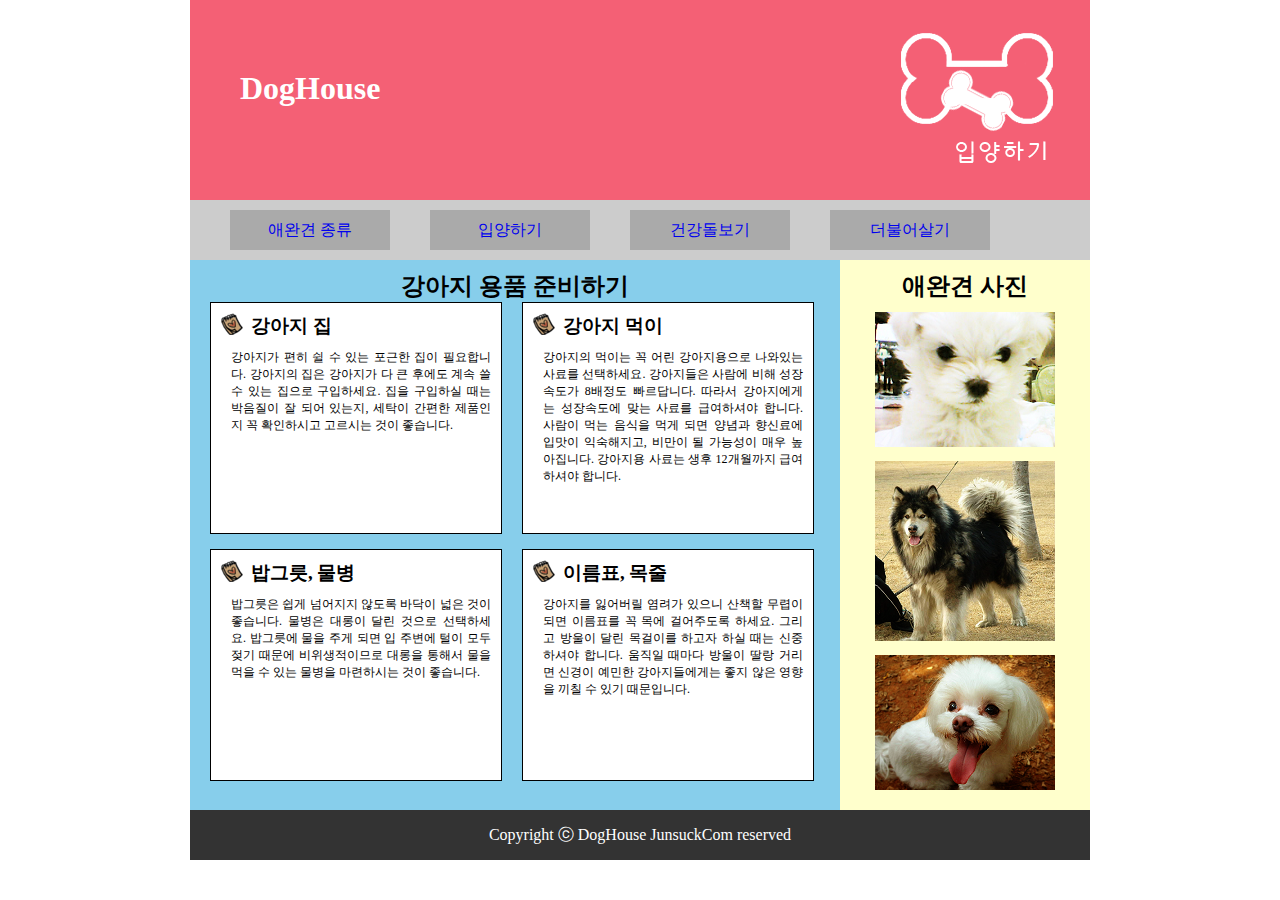
<file: 0214/index.html>
<!DOCTYPE html>
<html lang="en">
<head>
    <meta charset="UTF-8">
    <meta name="viewport" content="width=device-width, initial-scale=1.0">
    <title>Document</title>
    <link rel="stylesheet" href="css/index.css">
</head>
<body>
    <div id="wrapper">
    <header>
        <h1>DogHouse</h1>
        <div class="logo_p">
            <img src="images/img/nav2.png" alt="강아지">
        </div>
    </header>
        <nav>
            <ul>
                <li><a href="#">애완견 종류</a></li>
                <li><a href="#">입양하기</a></li>
                <li><a href="#">건강돌보기</a></li>
                <li><a href="#">더불어살기</a></li>
            </ul>
        </nav>
<div class="main">
    <section>
        <h2>강아지 용품 준비하기</h2>
        <article>
            <h3>강아지 집</h3>
            <p>강아지가 편히 쉴 수 있는 포근한 집이 필요합니다. 강아지의 집은 강아지가 다 큰 후에도 계속 쓸 수 있는 집으로 구입하세요. 집을 구입하실 때는 박음질이 잘 되어 있는지, 세탁이 간편한 제품인지 꼭 확인하시고 고르시는 것이 좋습니다.</p>
        </article>
        <article>
            <h3>강아지 먹이</h3>
            <p>강아지의 먹이는 꼭 어린 강아지용으로 나와있는 사료를 선택하세요. 강아지들은 사람에 비해 성장속도가 8배정도 빠르답니다. 따라서 강아지에게는 성장속도에 맞는 사료를 급여하셔야 합니다. 사람이 먹는 음식을 먹게 되면 양념과 향신료에 입맛이 익숙해지고, 비만이 될 가능성이 매우 높아집니다. 강아지용 사료는 생후 12개월까지 급여하셔야 합니다.</p>
        </article>
        <article>
            <h3>밥그릇, 물병</h3>
            <p>밥그릇은 쉽게 넘어지지 않도록 바닥이 넓은 것이 좋습니다. 물병은 대롱이 달린 것으로 선택하세요. 밥그릇에 물을 주게 되면 입 주변에 털이 모두 젖기 때문에 비위생적이므로 대롱을 통해서 물을 먹을 수 있는 물병을 마련하시는 것이 좋습니다.</p>
        </article>
        <article>
            <h3>이름표, 목줄</h3>
            <p>강아지를 잃어버릴 염려가 있으니 산책할 무렵이 되면 이름표를 꼭 목에 걸어주도록 하세요. 그리고 방울이 달린 목걸이를 하고자 하실 때는 신중하셔야 합니다. 움직일 때마다 방울이 딸랑 거리면 신경이 예민한 강아지들에게는 좋지 않은 영향을 끼칠 수 있기 때문입니다.</p>
        </article>
    </section>
    <aside>
        <h2>애완견 사진</h2>
        <img src="images/img/1.png" alt="강아지1">
        <img src="images/img/2.png" alt="강아지2">
        <img src="images/img/3.png" alt="강아지3">
    </aside>
</div>

    <footer>
        Copyright ⓒ DogHouse JunsuckCom reserved
    </footer>
</div>
</body>
</html>
</file>
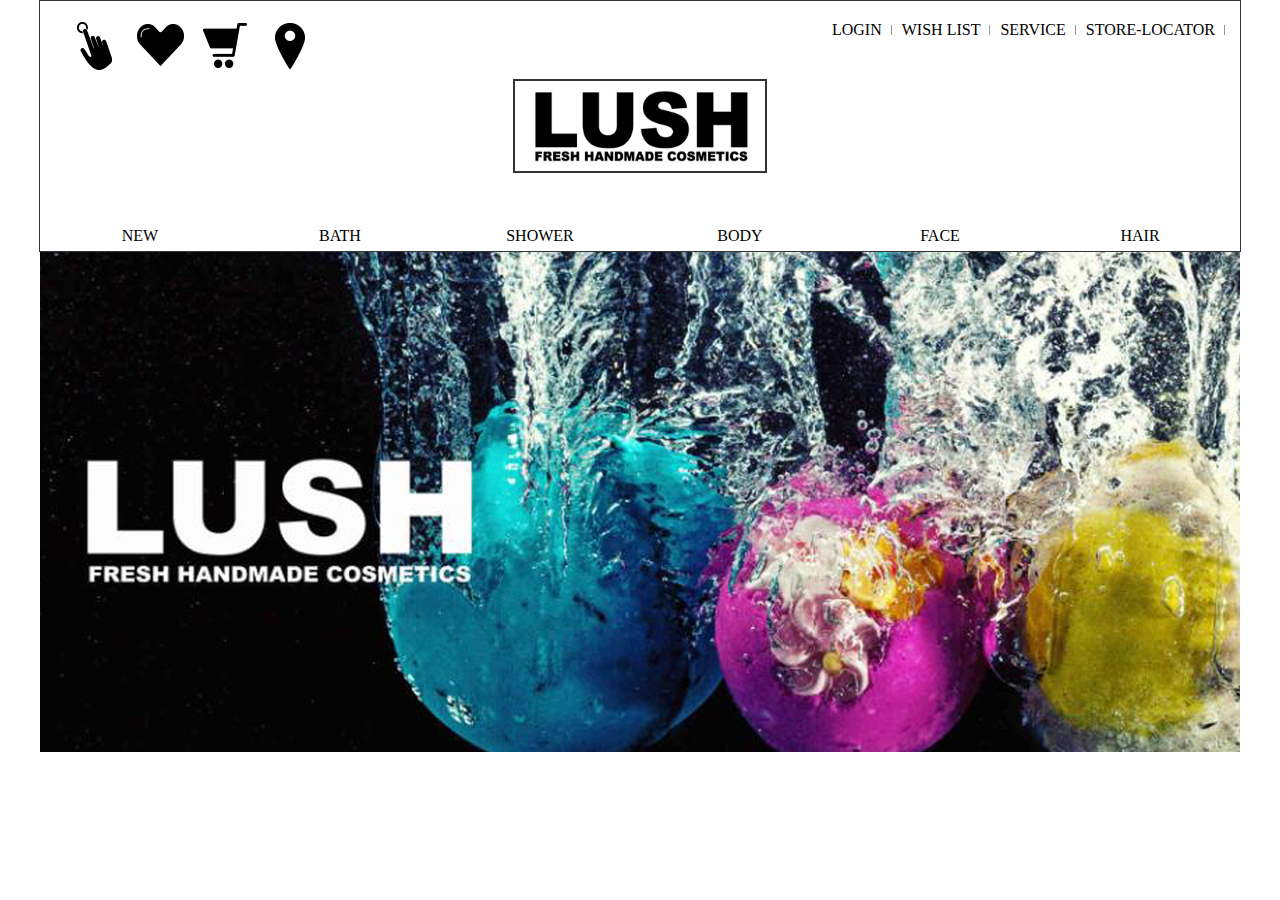
<file: 0220/index.html>
<!DOCTYPE html>
<html lang="en">
<head>
    <meta charset="UTF-8">
    <meta name="viewport" content="width=device-width, initial-scale=1.0">
    <title>Document</title>
    <link rel="stylesheet" href="css/lush.css">
</head>
<body>
    <div id="wrap">
        <div id="header">
            <div id="logo">
                <a href="#"><img src="images/LUSH_logo.jpg" alt="로고"></a>
            </div>
            <div id="gnb">
                <ul>
                    <li><a href="#">LOGIN</a></li>
                    <li><a href="#">WISH LIST</a></li>
                    <li><a href="#">SERVICE</a></li>
                    <li><a href="#">STORE-LOCATOR</a></li>
                </ul>
            </div>
            <div id="nav_Icon">
                <ul>
                    <li><a href="#"><img src="images/login_icon.png" alt=""></a></li>
                    <li><a href="#"><img src="images/membership_icon.png" alt=""></a></li>
                    <li><a href="#"><img src="images/basket_icon.png" alt=""></a></li>
                    <li><a href="#"><img src="images/store_finder_icon.png" alt=""></a></li>
                </ul>
            </div>
            <div class="main_nav">
                <ul class="menuNav">
                   <li class="menu_01"><a href="#">NEW</a>
                      <ul class="tit01">
                         <li><a href="#">New Products</a></li>
                         <li><a href="#">LUSH Times</a></li>
                         <li><a href="#">Shop Socia</a></li>
                      </ul>
                   </li>
                   
                   <li class="menu_02"><a href="#">BATH</a>
                     <ul class="tit02">
                        <li><a href="#">Bath Bombs</a></li>
                        <li><a href="#">Bubble Bars</a></li>
                        <li><a href="#">Fun</a></li>
                        <li><a href="#">Luxury Bath Oils</a></li>
                     </ul>
                   </li>
                   
                   <li class="menu_03"><a href="#">SHOWER</a>
                     <ul class="tit03">
                        <li><a href="#">Emotibombs</a></li>
                        <li><a href="#">Soap</a></li>
                        <li><a href="#">Shower Gels</a></li>
                        <li><a href="#">Shower Jellies</a></li>
                        <li><a href="#">Shower Smoothies</a></li>
                        <li><a href="#">Shower Scrubs</a></li>
                     </ul>
                   </li>    
                   
                   <li class="menu_04"><a href="#">BODY</a>
                      <ul class="tit04">
                         <li><a href="#">Body Lotions</a></li>
                         <li><a href="#">Body Butters</a></li>
                         <li><a href="#">Shaving Creams</a></li>
                         <li><a href="#">Body Cleansers</a></li>
                         <li><a href="#">Hand Care</a></li>
                         <li><a href="#">Foot Care</a></li>
                         <li><a href="#">Massage Bars</a></li>
                         <li><a href="#">Solid Body Tints</a></li>
                      </ul>
                   </li>    
                   
                   <li class="menu_05"><a href="#">FACE</a>
                      <ul class="tit05">
                         <li><a href="#">Cleansers</a></li>
                         <li><a href="#">Moisturizers</a></li>
                         <li><a href="#">Toners And Steamers</a></li>
                         <li><a href="#">Masks</a></li>
                         <li><a href="#">Lips</a></li>
                         <li><a href="#">Shaving</a></li>
                         <li><a href="#">Teeth</a></li>
                         <li><a href="#">Color Essentials</a></li>
                      </ul>
                   </li>
                   
                   <li class="menu_06"><a href="#">HAIR</a>
                      <ul class="tit06">
                         <li><a href="#">Shampoo</a></li>
                         <li><a href="#">Shampoo Bars</a></li>
                         <li><a href="#">Conditioners</a></li>
                         <li><a href="#">Hair Treatments</a></li>
                         <li><a href="#">Styling</a></li>
                         <li><a href="#">Henna Hair Dyes</a></li>
                      </ul>
                   </li>                
                </ul>
             </div>
        </div>
        <div id="main">
            <img src="images/banner_1.jpg" alt="">
        </div>
    </div>
</body>
</html>
</file>
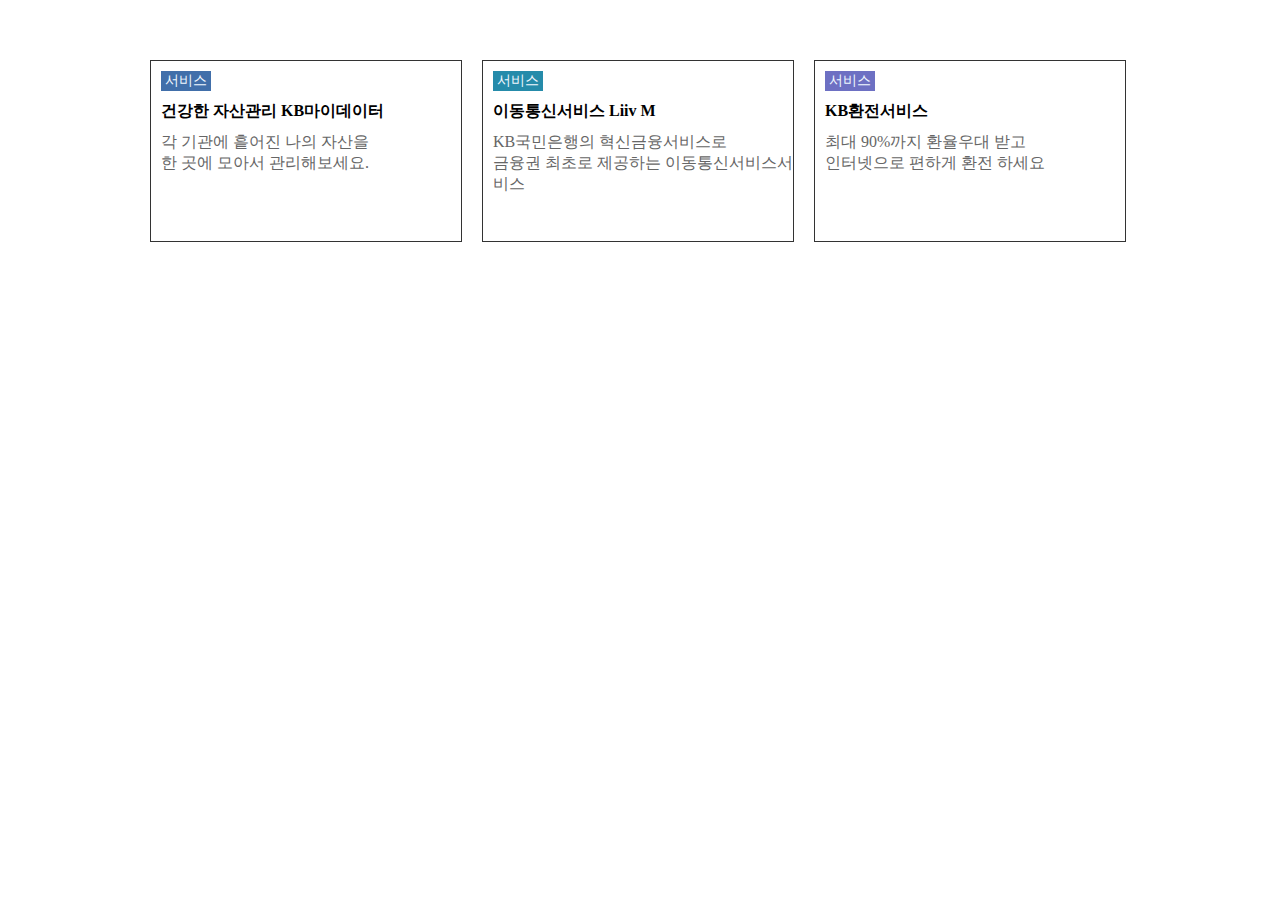
<file: 0218/국민은행/index.html>
<!DOCTYPE html>
<html lang="en">
<head>
    <meta charset="UTF-8">
    <meta name="viewport" content="width=device-width, initial-scale=1.0">
    <title>Document</title>
<link rel="stylesheet" href="css/bank.css">
</head>
<body>
    <div class="wrap">
        <div class="box box1">
            <nav class="service1">서비스</nav>
            <h4>건강한 자산관리 KB마이데이터</h4>
            <p>각 기관에 흩어진 나의 자산을<br/>
                한 곳에 모아서 관리해보세요.</p>
        </div>
        <div class="box box2">
            <nav class="service2">서비스</nav>
            <h4>이동통신서비스 Liiv M</h4>
            <p>KB국민은행의 혁신금융서비스로<br/>
                금융권 최초로 제공하는 이동통신서비스서비스</p>
        </div>
        <div class="box box3">
            <nav class="service3">서비스</nav>
            <h4>KB환전서비스</h4>
            <p>최대 90%까지 환율우대 받고<br/>
                인터넷으로 편하게 환전 하세요</p>
        </div>
    </div>
</body>
</html>
</file>
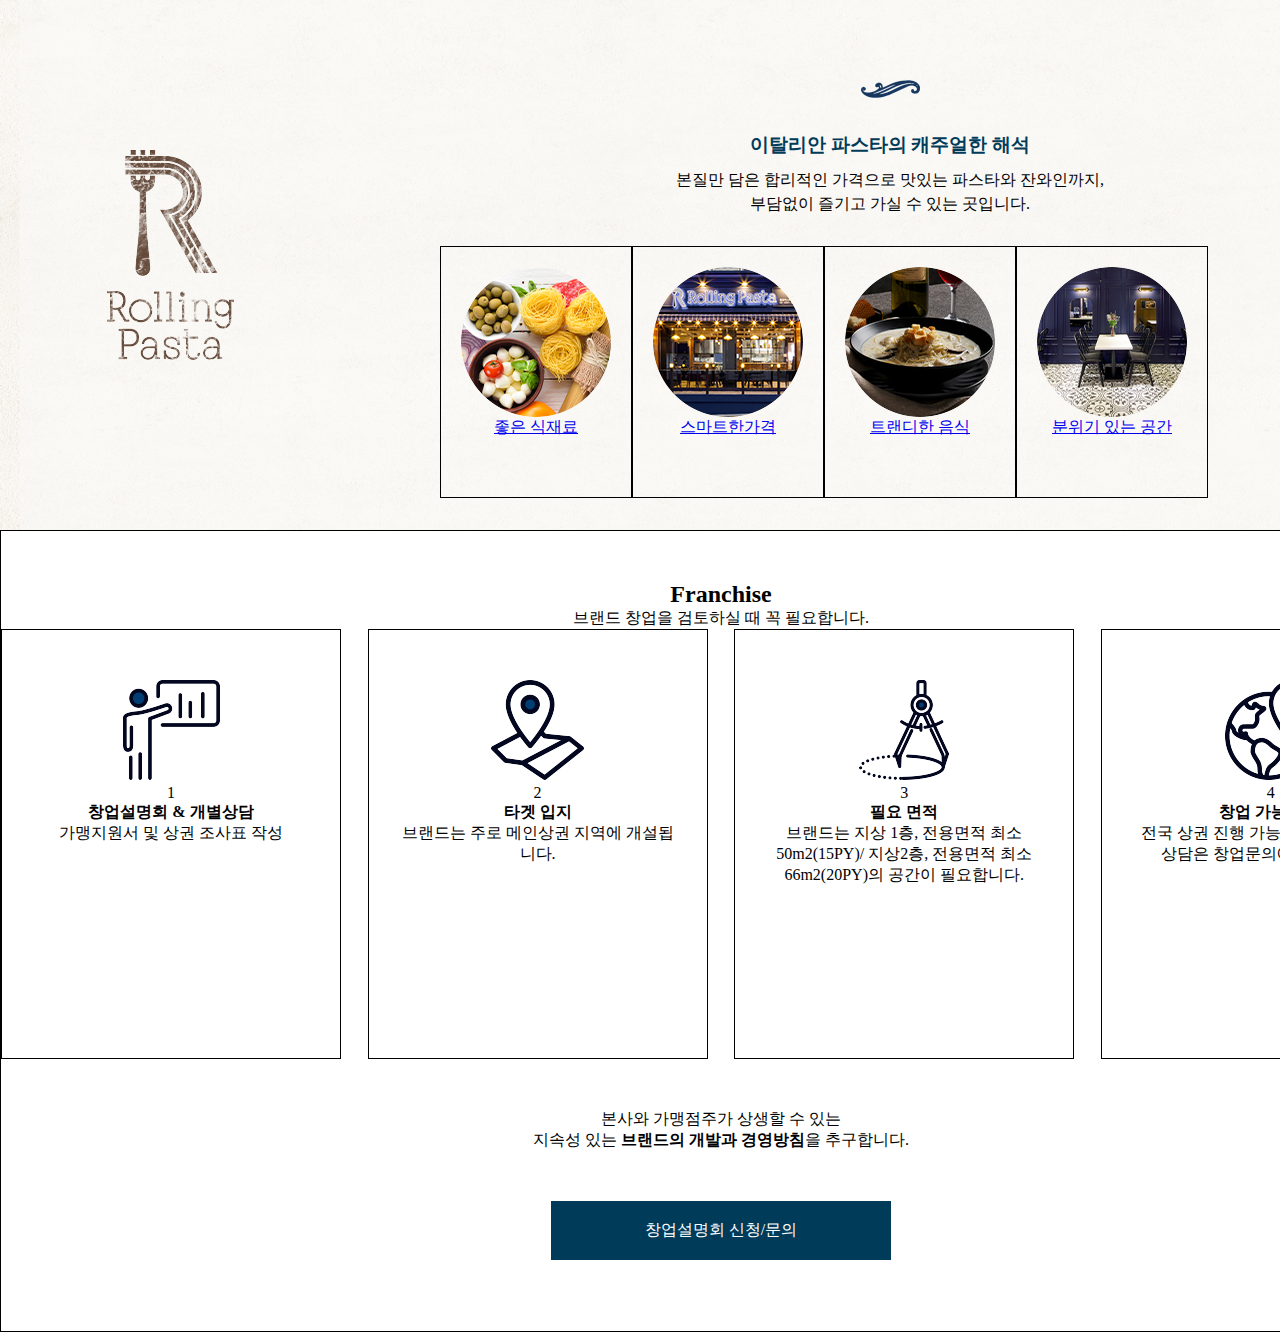
<file: 0218/롤링파스타/index.html>
<!DOCTYPE html>
<html lang="en">
<head>
    <meta charset="UTF-8">
    <meta name="viewport" content="width=device-width, initial-scale=1.0">
    <title>Document</title>
    <link rel="stylesheet" href="css/roll.css">

</head>
<body>
<div class="container">  
    <div class="contents">
        <section class="section1">
            <div class="left">
                <img src="img/intro_logo.png" alt="">
            </div>
            <div class="right">
                <div class="r_top">
                    <img src="img/intro_img.png" alt="">
                    <h3 class="txt1">
                        이탈리안 파스타의 캐주얼한 해석
                    </h3>
                    <p class="txt2">
                        본질만 담은 합리적인 가격으로 맛있는 파스타와 잔와인까지,<br/>
                        부담없이 즐기고 가실 수 있는 곳입니다.
                    </p>
                </div>
                <div class="r_bottom">
                    <ul>
                        <li>
                            <a href="#">
                                <img src="img/intro_slide_ico1.png" alt="">
                                <img src="img/intro_slide_ico1_on.png" alt="">
                                <p>좋은 식재료</p>
                            </a>
                        </li>
                        <li>
                            <a href="#">
                                <img src="img/intro_slide_ico2.png" alt="">
                                <img src="img/intro_slide_ico2_on.png" alt="">
                                <p>스마트한가격</p>
                            </a>
                        </li>
                        <li>
                            <a href="#">
                                <img src="img/intro_slide_ico3.png" alt="">
                                <img src="img/intro_slide_ico3_on.png" alt="">
                                <p>트랜디한 음식</p>
                            </a>
                        </li>
                        <li>
                            <a href="#">
                                <img src="img/intro_slide_ico4.png" alt="">
                                <img src="img/intro_slide_ico4_on.png" alt="">
                                <p>분위기 있는 공간</p>
                            </a>
                        </li>
                    </ul>
                </div>
            </div>
        </section>
    </div>
    <section class="section2">
        <div class="title">
            <h2>Franchise</h2>
            <p>브랜드 창업을 검토하실 때 꼭 필요합니다.</p>
        </div>    
        <ul class="list">
            <li>
                <div class="outline">
                    <div class="pic"><img src="img/franchise_ico1.png" alt=""></div>
                    <div class="num"><span class="number">1</span></div>
                    <div class="txt">
                        <p class="txt1"><strong>창업설명회 & 개별상담</strong></p>
                        <p class="txt2">가맹지원서 및 상권 조사표 작성</p>
                    </div>
                </div>
            </li>
            <li>
                <div class="outline">
                    <div class="pic"><img src="img/franchise_ico2.png" alt=""></div>
                    <div class="num"><span class="number">2</span></div>
                    <div class="txt">
                        <p class="txt1"><strong>타겟 입지</strong></p>
                        <p class="txt2">브랜드는 주로 메인상권 지역에 개설됩<br/>
                        니다.</p>
                    </div>
                </div>
            </li>
            <li>
                <div class="outline">
                    <div class="pic"><img src="img/franchise_ico3.png" alt=""></div>
                    <div class="num"><span class="number">3</span></div>
                    <div class="txt">
                        <p class="txt1"><strong>필요 면적</strong></p>
                        <p class="txt2">브랜드는 지상 1층, 전용면적 최소<br/>
                                50m2(15PY)/ 지상2층, 전용면적 최소 <br/>
                                66m2(20PY)의 공간이 필요합니다.<br/>
                        </p>
                    </div>
                </div>
            </li>
            <li>
                <div class="outline">
                    <div class="pic"><img src="img/franchise_ico4.png" alt=""></div>
                    <div class="num"><span class="number">4</span></div>
                    <div class="txt">
                        <p class="txt1"><strong>창업 가능 지역</strong></p>
                        <p class="txt2">전국 상권 진행 가능(제주 제외), 상권<br/>
                            상담은 창업문의에 남겨주세요.<br/>
                        </p>
                    </div>
                </div>
            </li>
        </ul>
        <div class="bottom1">
            <p class="txt3">본사와 가맹점주가 상생할 수 있는</p>
            <p class="txt4">지속성 있는 <strong> 브랜드의 개발과 경영방침</strong>을 추구합니다.</p>
            <p class="txt5"><a href="#">창업설명회 신청/문의</a></p>
        </div>
    </section>
</div>      
</body>
</html>
</file>
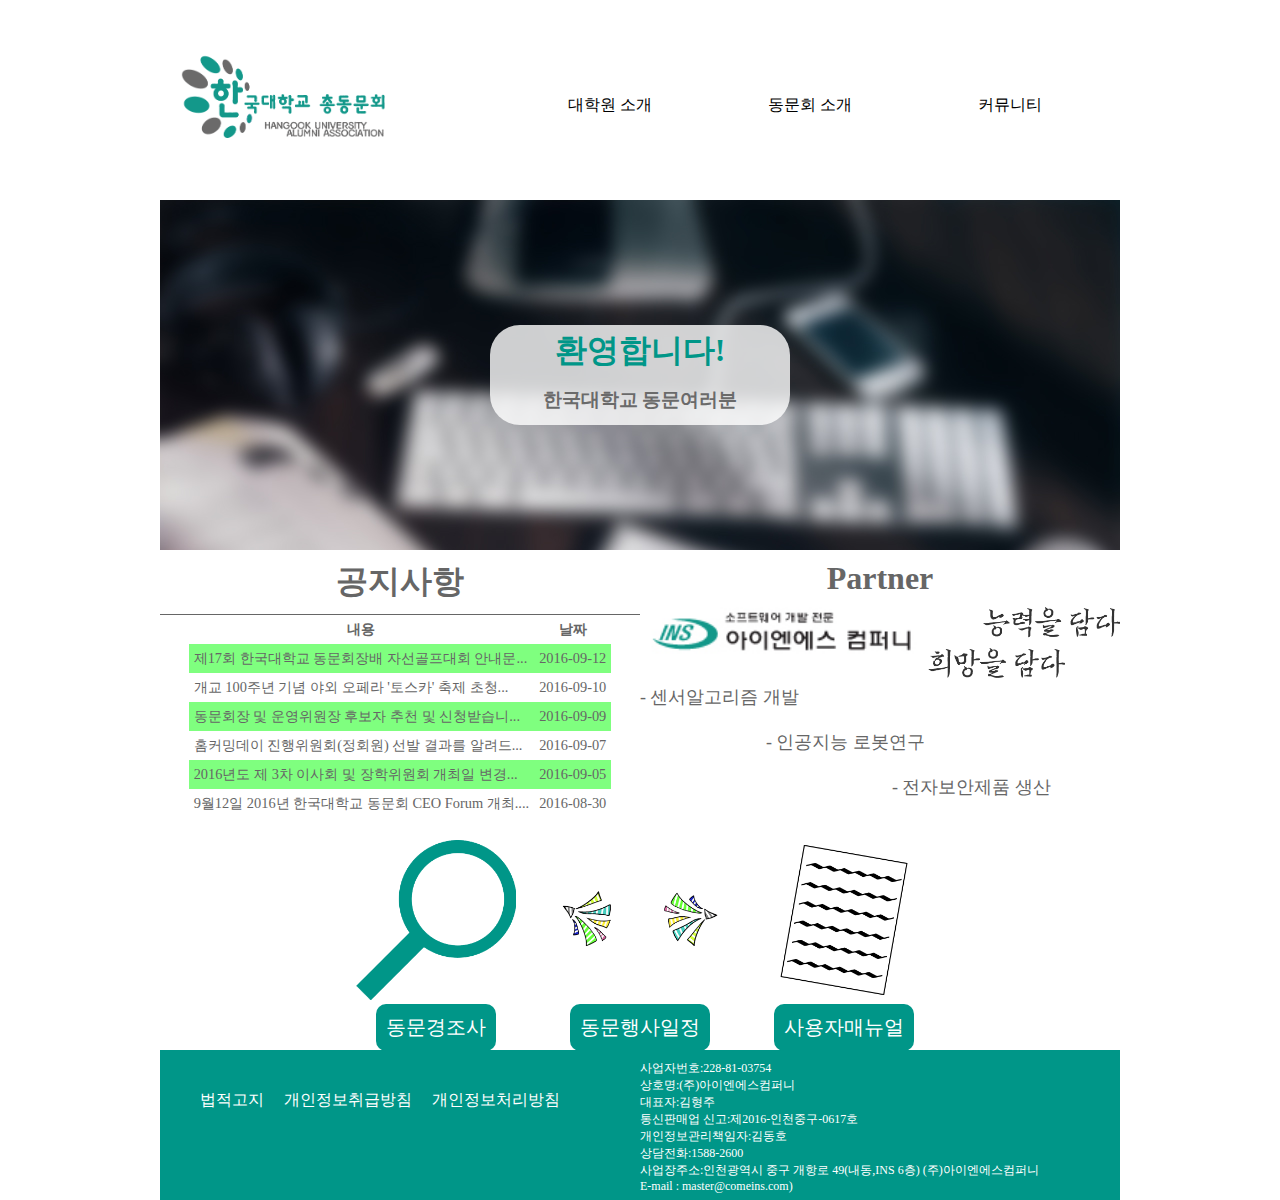
<file: 0219/simple/index.html>
<!doctype html>
<html>
<head>
<meta charset="utf-8">
<title>korea</title>
<link href="css/css.css" type="text/css" rel="stylesheet">
<script src="javascript/jquery/jquery-1.12.3.js" type="text/javascript"></script>
</head>

<body>
<div id="modal">
	<div class="body">
    	<div class="img">
        	<img src="common/partner/파트너.jpg" alt="no" width="300">
            <img src="common/partner/asdf.png" alt="no" width="500">
        </div>
        <div class="button"><button type="button" id="btn-close">닫기</button></div>
    </div>
</div>
<header class="all">
  <div id="header_sec" class="wrap">
    <div class="logo"><a href="#"><img src="common/logo/한국대학교_총동문회_LOGO.png" alt="no"></a></div>
    <nav>
      <ul class="nav">
        <li><a href="#">대학원 소개</a></li>
        <li><a href="#">동문회 소개</a>
          <ul class="submenu">
            <li><a href="#">동문회 소개</a></li>
            <li><a href="#">동문회 조직도</a></li>
            <li><a href="#">임원 리스트</a></li>
            <li><a href="#">공지사항</a></li>
          </ul>
        </li>
        <li><a href="#">커뮤니티</a>
          <ul class="submenu">
            <li><a href="#">동문경조사</a></li>
            <li><a href="#">동문행사일정</a></li>
            <li><a href="#">사용자매뉴얼</a></li>
          </ul>
        </li>
        <li class="clear"></li>
      </ul>
    </nav>
  </div>
</header>

<div id="imgslide" class="all">
  <div class="imgs slideasdf"> 
	<img src="common/slide/images(1).jpg" alt="no"> 
	<img src="common/slide/images(2).jpg" alt="no"> 
	<img src="common/slide/images(3).jpg" alt="no">
    <div class="welcome">
      <h1>
      <span>환영합니다!</span>
      </h1>
      <h3>
      <span>한국대학교 동문여러분</span>
      </h3>
    </div>
  </div>
</div>

<div class="clear"> </div>

<div id="contents" class="wrap">
	<div class="notice">
    	<h1>공지사항</h1>
        <table class="table">
        	<tr>
            	<th>내용</th>
                <th>날짜</th>
            </tr>
            <tr>
            	<td><a href="#">제17회 한국대학교 동문회장배 자선골프대회 안내문...</a></td>
                <td>2016-09-12</td>
            </tr>
            <tr>
            	<td><a href="#">개교 100주년 기념 야외 오페라 '토스카' 축제 초청...</a></td>
                <td>2016-09-10</td>
            </tr>
            <tr>
            	<td><a href="#">동문회장 및 운영위원장 후보자 추천 및 신청받습니...</a></td>
                <td>2016-09-09</td>
            </tr>
            <tr>
            	<td><a href="#">홈커밍데이 진행위원회(정회원) 선발 결과를 알려드...</a></td>
                <td>2016-09-07</td>
            </tr>
            <tr>
            	<td><a href="#">2016년도 제 3차 이사회 및 장학위원회 개최일 변경...</a></td>
                <td>2016-09-05</td>
            </tr>
            <tr>
            	<td><a href="#">9월12일 2016년 한국대학교 동문회 CEO Forum 개최....</a></td>
                <td>2016-08-30</td>
            </tr>
        </table>
    </div>
	
    <div class="partner">
    	<h1>Partner</h1>
        <div class="partner_info">
        	<img src="common/partner/파트너.jpg" alt="no">
            <img src="common/partner/asdf.png" alt="no">
        </div>
		<pre style="margin-top:15px;font-size:18px">- 센서알고리즘 개발
        
			    - 인공지능 로봇연구
            
							- 전자보안제품 생산
		</pre>
    </div>
	
    <div class="clear"></div>
	
    <div class="icon">
    	<div class="icons">
        	<div class="a">
            	<img src="common/icons/icon1.png" alt="no"><br>
				<button>동문경조사</button>
            </div>
            <div class="a">
            <img src="common/icons/icon2.png" alt="no"><br>
				<button>동문행사일정</button>
            </div>
            <div class="a">
            <img src="common/icons/icon3.png" alt="no"><br>
				<button>사용자매뉴얼</button>
            </div>
        </div>
    </div>
	
</div>

<div class="clear"></div>

<footer>
	<div class="wrap">
		<ul>
		  <li><a href="#">법적고지</a></li>
		  <li><a href="#">개인정보취급방침</a></li>
		  <li><a href="#">개인정보처리방침</a></li>
		</ul>
		<p>사업자번호:228-81-03754<br>
			상호명:(주)아이엔에스컴퍼니<br>
			대표자:김형주<br>
			통신판매업 신고:제2016-인천중구-0617호<br>
			개인정보관리책임자:김동호<br>
			상담전화:1588-2600<br>
			사업장주소:인천광역시 중구 개항로 49(내동,INS 6층) (주)아이엔에스컴퍼니<br>
			E-mail : master@comeins.com)
		</p>
	<div class="clear"></div>
	</div>
</footer>

<script src="javascript/script/script.js" type="text/javascript"></script>
</body>
</html>
</file>
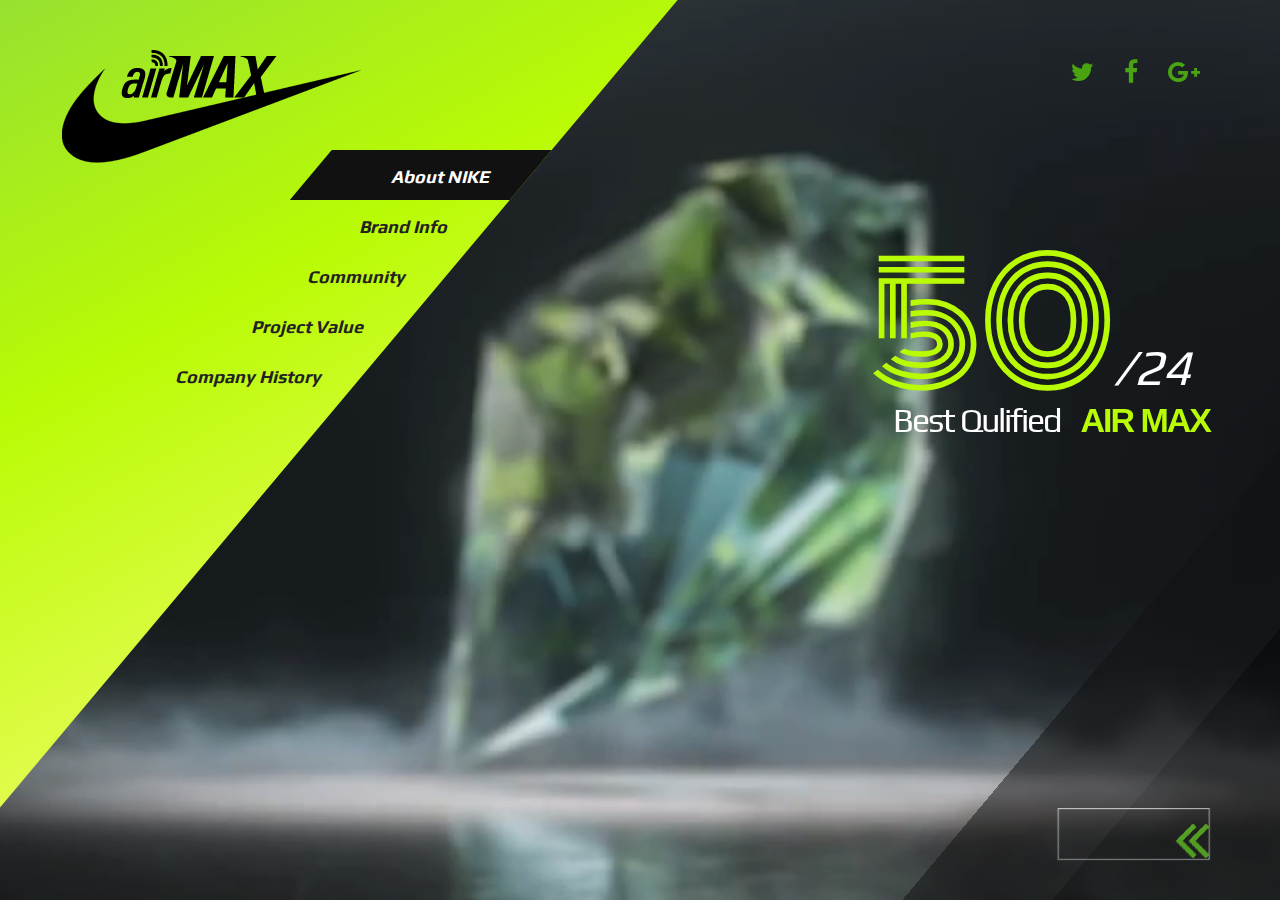
<file: 0221/나이키/index.html>
<!DOCTYPE html>
<html lang="en">
<head>
    <meta charset="UTF-8">
    <meta name="viewport" content="width=device-width, initial-scale=1.0">
    <title>Document</title>
    <link href="http://maxcdn.bootstrapcdn.com/font-awesome/4.7.0/css/font-awesome.min.css" rel="stylesheet">
    <link rel="stylesheet" href="css/stlye.css">
</head>
<body>   
    <!-- 배경에 동영상삽입 (자동재생/반복)-->
     <figure class="vid" >
        <video autoplay muted loop>
            <source src="media/nike.mp4" type="video/mp4">
        </video>
     </figure>
     <h1><img src="images/logo2.png" alt="나이키로고"></h1>
     <header>
        <!-- 1차메뉴 -->
         <!-- ul#gnb>(li>a[href=#]>em)*5 -->
         <ul id="gnb">
            <li class="on"><a href="#"><em>About NIKE</em></a></li>
            <li><a href="#"><em>Brand Info</em></a>
            <!-- 2차메뉴 -->
                <!-- ul>(li>a[href=#]>em{2차메뉴$})*4 -->
                <ul>
                    <li><a href="#"><em>2차메뉴1</em></a></li>
                    <li><a href="#"><em>2차메뉴2</em></a></li>
                    <li><a href="#"><em>2차메뉴3</em></a></li>
                    <li><a href="#"><em>2차메뉴4</em></a></li>
                </ul>
            </li>
            <li><a href="#"><em>Community</em></a>
                <ul>
                    <li><a href="#"><em>2차메뉴1</em></a></li>
                    <li><a href="#"><em>2차메뉴2</em></a></li>
                    <li><a href="#"><em>2차메뉴3</em></a></li>
                    <li><a href="#"><em>2차메뉴4</em></a></li>
                </ul>
            </li>
            <li><a href="#"><em>Project Value</em></a>
                <ul>
                    <li><a href="#"><em>2차메뉴1</em></a></li>
                    <li><a href="#"><em>2차메뉴2</em></a></li>
                    <li><a href="#"><em>2차메뉴3</em></a></li>
                    <li><a href="#"><em>2차메뉴4</em></a></li>
                </ul>
            </li>
            <li><a href="#"><em>Company History</em></a></li>
         </ul>
     </header>
     <!-- sns 생성버튼 -->
     <ul id="sns">
        <li><a href="#"><i class="fa fa-twitter"></i></a></li>
        <li><a href="#"><i class="fa fa-facebook"></i></a></li>
        <li><a href="#"><i class="fa fa-google-plus"></i></a></li>
     </ul>
     <!-- 텍스트상자 -->
      <section class="txtBox">
        <p class="txt">Best Qulified<strong>AIR MAX</strong></p>
        <p class="tit">50<em>/24</em></p>
      </section>
      <section class="side">
        <div class="con">
            <p><em>Event & Community</em><a href="#"><img src="images/pic1.png" alt=""></a></p>
            <p><em>News & Notice</em><a href="#"><img src="images/pic2.png" alt=""></a></p>
            <p><em>Product Review</em><a href="#"><img src="images/pic3.png" alt=""></a></p>
        </div>
        <!-- 왼쪽 화살표 아이콘 사용(자동 롤링 버튼) -->
        <!-- div.btn>i.fa.fa-angle-double-left*3 -->
        <div class="btn">
            <i class="fa fa-angle-double-left"></i>
            <i class="fa fa-angle-double-left"></i>
            <i class="fa fa-angle-double-left"></i>
        </div>
      </section>


</body>
</html>
</file>
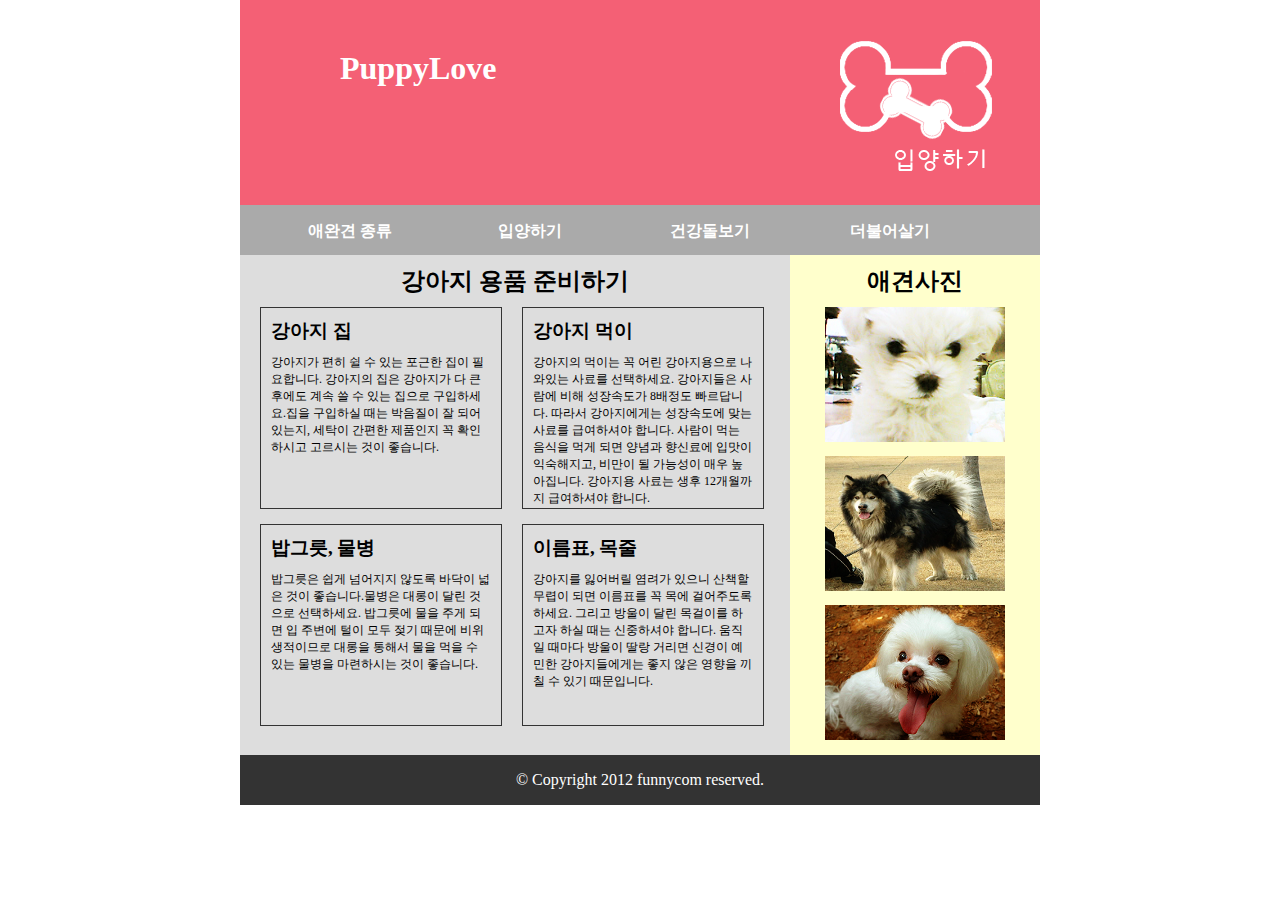
<file: 0224/애완견 반응형/index.html>
<!DOCTYPE html>
<html lang="en">
<head>
    <meta charset="UTF-8">
    <meta name="viewport" content="width=device-width, initial-scale=1.0">
    <title>Document</title>
    <link rel="stylesheet" href="css/style.css">
</head>
<body>
    <div id="wrapper">
        <header>
            <h1>PuppyLove</h1>
            
        </header>
        <nav>
            <ul>
                <li><a href="#">애완견 종류</a></li>
                <li><a href="#">입양하기</a></li>
                <li><a href="#">건강돌보기</a></li>
                <li><a href="#">더불어살기</a></li>
            </ul>
        </nav>
        <section>
            <h2>강아지 용품 준비하기</h2>
            <article>
                <h3>강아지 집</h3>
                <p>강아지가 편히 쉴 수 있는 포근한 집이 필요합니다.          강아지의 집은 강아지가 다 큰 후에도 계속 쓸 수 있는 집으로 구입하세요.집을 구입하실 때는 박음질이 잘 되어 있는지, 세탁이 간편한 제품인지 꼭 확인하시고 고르시는 것이 좋습니다.
            </p>
            </article>
            <article>
                <h3>강아지 먹이</h3>
                <p>강아지의 먹이는 꼭 어린 강아지용으로 나와있는 사료를 선택하세요. 강아지들은 사람에 비해 성장속도가 8배정도 빠르답니다. 따라서 강아지에게는 성장속도에 맞는 사료를 급여하셔야 합니다. 사람이 먹는 음식을 먹게 되면 양념과 향신료에 입맛이 익숙해지고, 비만이 될 가능성이 매우 높아집니다. 강아지용 사료는 생후 12개월까지 급여하셔야 합니다.
                </p>
            </article>
            <article>
                <h3>밥그릇, 물병</h3>
                <p>밥그릇은 쉽게 넘어지지 않도록 바닥이 넓은 것이 좋습니다.물병은 대롱이 달린 것으로 선택하세요. 밥그릇에 물을 주게 되면 입 주변에 털이 모두 젖기 때문에 비위생적이므로 대롱을 통해서 물을 먹을 수 있는 물병을 마련하시는 것이 좋습니다.
                </p>
            </article>
            <article>
                <h3>이름표, 목줄</h3>
                <p>강아지를 잃어버릴 염려가 있으니 산책할 무렵이 되면 이름표를 꼭 목에 걸어주도록 하세요. 그리고 방울이 달린 목걸이를 하고자 하실 때는 신중하셔야 합니다. 움직일 때마다 방울이 딸랑 거리면 신경이 예민한 강아지들에게는 좋지 않은 영향을 끼칠 수 있기 때문입니다.
                </p>
            </article>
        </section>
        <aside>
            <h2> 애견사진 </h2>
            <img src="images/1.png" width="180" height="135" alt="" />
            <img src="images/2.png" width="180" height="135" alt="" />
            <img src="images/3.png" width="180" height="135" alt="" />
        </aside>   
        <footer>
        &copy; Copyright 2012 funnycom reserved.
    
        </footer>
</body>
</html>
</file>
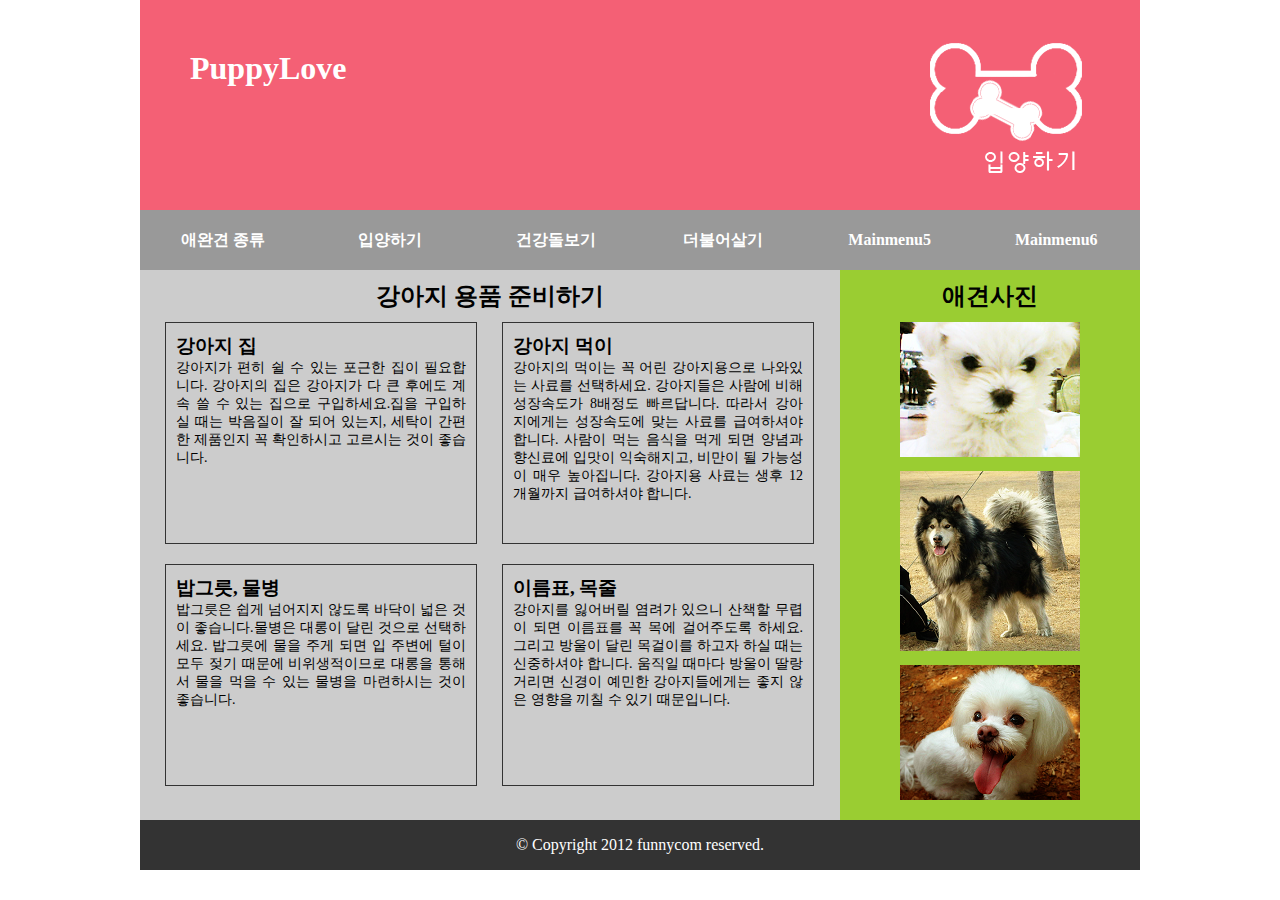
<file: 0225/애완견반응형2/index.html>
<!DOCTYPE html>
<html lang="en">
<head>
    <meta charset="UTF-8">
    <meta name="viewport" content="width=device-width, initial-scale=1.0">
    <title>Document</title>
    <link rel="stylesheet" href="css/style.css">
</head>
<body>
    <div id="wrapper">
        <header>
            <h1>PuppyLove</h1>
            
        </header>
        <nav>
            <ul>
                <li><a href="#">애완견 종류</a></li>
                <li><a href="#">입양하기</a></li>
                <li><a href="#">건강돌보기</a></li>
                <li><a href="#">더불어살기</a></li>
                <li><a href="#">Mainmenu5</a></li>
                <li><a href="#">Mainmenu6</a></li>
            </ul>
        </nav>
        <section>
            <h2>강아지 용품 준비하기</h2>
            <article>
                <h3>강아지 집</h3>
                <p>강아지가 편히 쉴 수 있는 포근한 집이 필요합니다.          강아지의 집은 강아지가 다 큰 후에도 계속 쓸 수 있는 집으로 구입하세요.집을 구입하실 때는 박음질이 잘 되어 있는지, 세탁이 간편한 제품인지 꼭 확인하시고 고르시는 것이 좋습니다.
            </p>
            </article>
            <article>
                <h3>강아지 먹이</h3>
                <p>강아지의 먹이는 꼭 어린 강아지용으로 나와있는 사료를 선택하세요. 강아지들은 사람에 비해 성장속도가 8배정도 빠르답니다. 따라서 강아지에게는 성장속도에 맞는 사료를 급여하셔야 합니다. 사람이 먹는 음식을 먹게 되면 양념과 향신료에 입맛이 익숙해지고, 비만이 될 가능성이 매우 높아집니다. 강아지용 사료는 생후 12개월까지 급여하셔야 합니다.
                </p>
            </article>
            <article>
                <h3>밥그릇, 물병</h3>
                <p>밥그릇은 쉽게 넘어지지 않도록 바닥이 넓은 것이 좋습니다.물병은 대롱이 달린 것으로 선택하세요. 밥그릇에 물을 주게 되면 입 주변에 털이 모두 젖기 때문에 비위생적이므로 대롱을 통해서 물을 먹을 수 있는 물병을 마련하시는 것이 좋습니다.
                </p>
            </article>
            <article>
                <h3>이름표, 목줄</h3>
                <p>강아지를 잃어버릴 염려가 있으니 산책할 무렵이 되면 이름표를 꼭 목에 걸어주도록 하세요. 그리고 방울이 달린 목걸이를 하고자 하실 때는 신중하셔야 합니다. 움직일 때마다 방울이 딸랑 거리면 신경이 예민한 강아지들에게는 좋지 않은 영향을 끼칠 수 있기 때문입니다.
                </p>
            </article>
        </section>
        <aside>
            <h2> 애견사진 </h2>
            <img src="images/1.png" width="180" height="135" alt="" />
            <img src="images/2.png" width="180" height="180" alt="" />
            <img src="images/3.png" width="180" height="135" alt="" />
        </aside>   
        <footer>
        &copy; Copyright 2012 funnycom reserved.
    
        </footer>
</body>
</html>
</file>
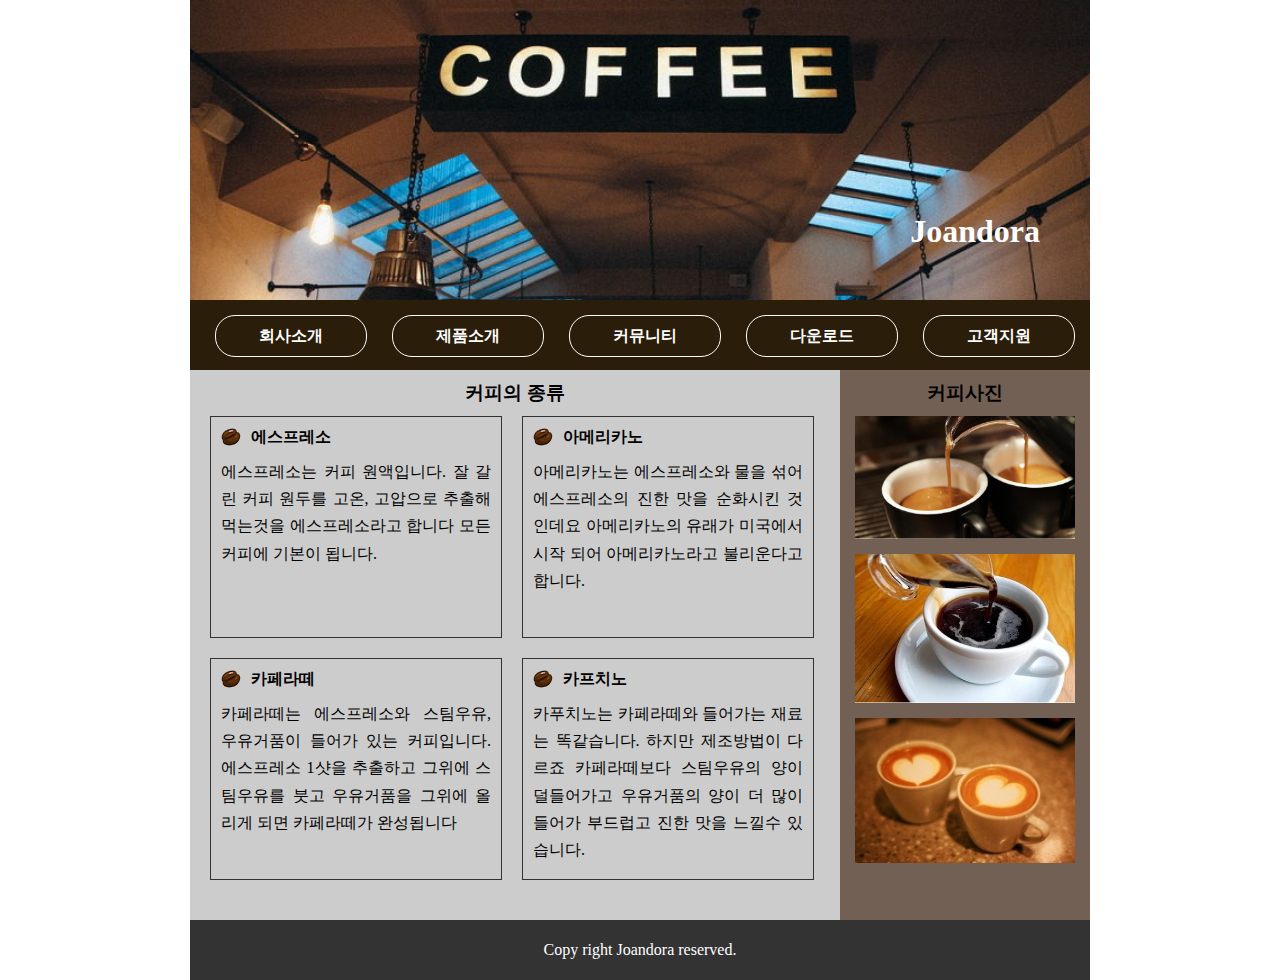
<file: 0225/커피과제/index.html>
<!DOCTYPE html>
<html lang="en">
<head>
    <meta charset="UTF-8">
    <meta http-equiv="X-UA-Compatible" content="IE=edge">
    <meta name="viewport" content="width=device-width, initial-scale=1.0">
    <title>Document</title>
    <link rel="stylesheet" href="css/style.css">
</head>
<body>
    <div class="wrap">
        <header>
            <h1 class="logo">Joandora</h1>
        </header>
        <nav>
            <ul>
                <li><a href="#">회사소개</a></li>
                <li><a href="#">제품소개</a></li>
                <li><a href="#">커뮤니티</a></li>
                <li><a href="#">다운로드</a></li>
                <li><a href="#">고객지원</a></li>
            </ul>
        </nav>
        <div class="content">
            <section>
                <h3>커피의 종류</h3>
                <article>
                    <h4>에스프레소</h4>
                    <p>
                    에스프레소는 커피 원액입니다. 잘 갈린 커피 원두를 고온, 고압으로 추출해 먹는것을 에스프레소라고 합니다 모든 커피에 기본이 됩니다.
                    </p>
                </article>
                <article>
                    <h4>아메리카노</h4>
                    <p>
                    아메리카노는 에스프레소와 물을 섞어 에스프레소의 진한 맛을 순화시킨 것인데요 아메리카노의 유래가 미국에서 시작 되어 아메리카노라고 불리운다고 합니다.
                    </p>
                </article>
                <article>
                    <h4>카페라떼</h4>
                    <p>
                    카페라떼는 에스프레소와 스팀우유, 우유거품이 들어가 있는 커피입니다. 에스프레소 1샷을 추출하고 그위에 스팀우유를 붓고 우유거품을 그위에 올리게 되면 카페라떼가 완성됩니다
                    </p>
                </article>
                <article>
                    <h4>카프치노</h4>
                    <p>
                    카푸치노는 카페라떼와 들어가는 재료는 똑같습니다. 하지만 제조방법이 다르죠 카페라떼보다 스팀우유의 양이 덜들어가고 우유거품의 양이 더 많이 들어가 부드럽고 진한 맛을 느낄수 있습니다.
                    </p>
                </article>
            </section>
           
            <aside>
                <h3>커피사진</h3>
                <img src="images/c1.jpg" alt="커피1" />
                <img src="images/c2.jpg" alt="커피2" />
                <img src="images/c3.jpg" alt="커피3" />
            </aside>
        </div>    
        <footer>
            Copy right Joandora reserved.
        </footer>
    </div>
</body>
</html>
</file>
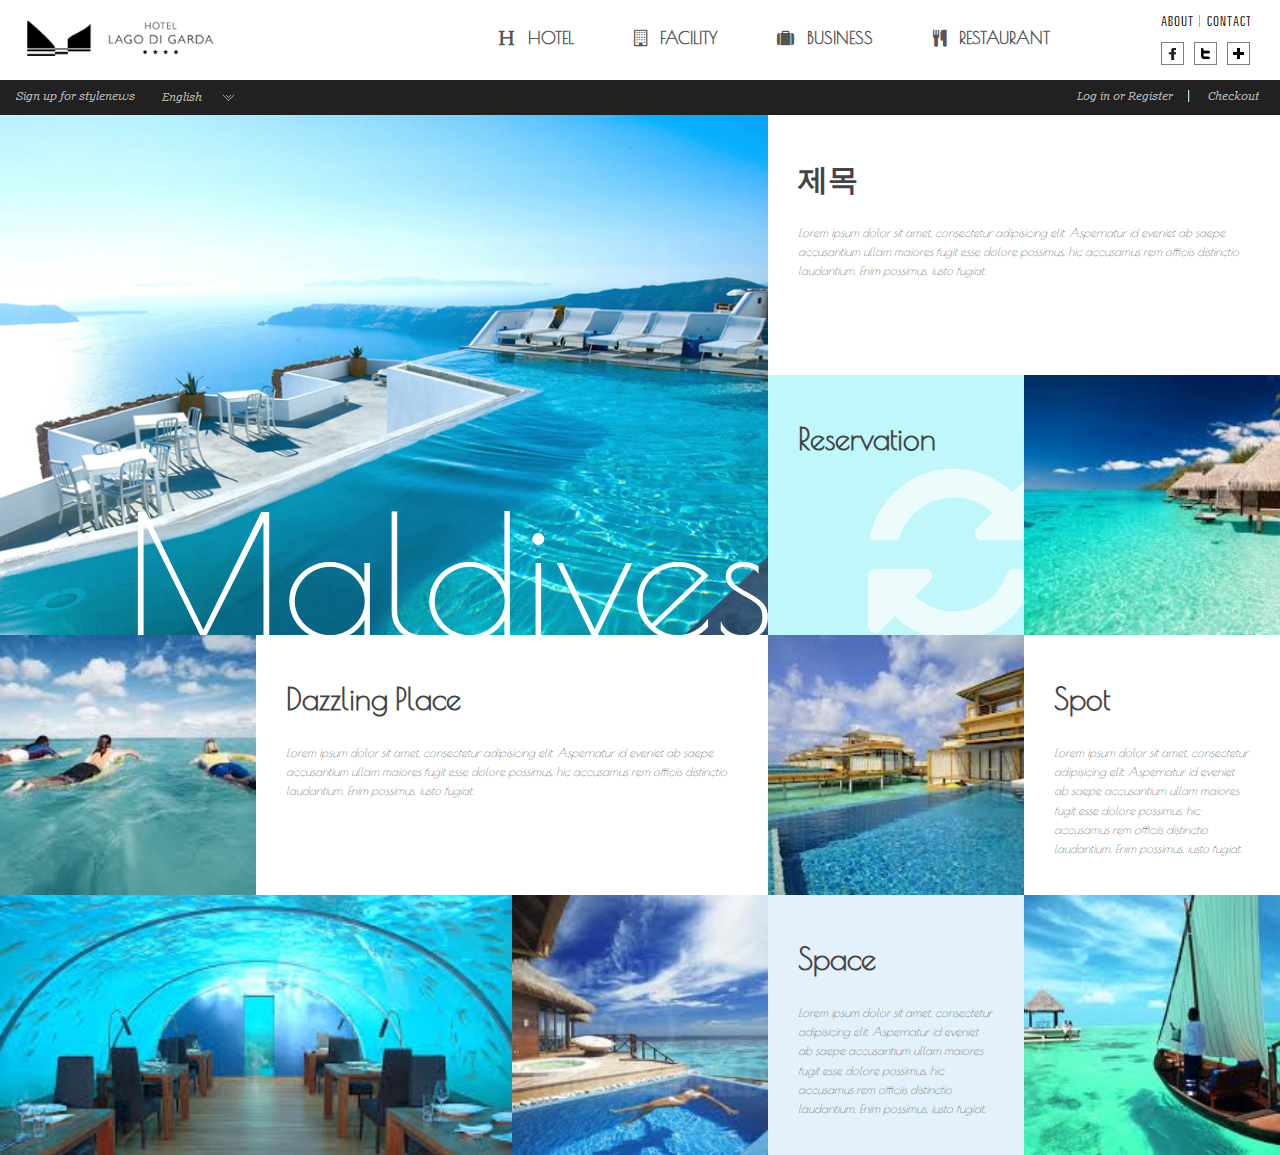
<file: 0226/반응형2/index.html>
<!DOCTYPE html>
<html lang="en">
<head>
    <meta charset="UTF-8">
    <meta name="viewport" content="width=device-width, initial-scale=1.0">
    <title>Document</title>
    <link href="http://maxcdn.bootstrapcdn.com/font-awesome/4.7.0/css/font-awesome.min.css" rel="stylesheet">
    <link rel="stylesheet" href="css/style.css">
    <link rel="stylesheet" href="css/media.css">
    <style>
        @import url('https://fonts.googleapis.com/css?family=Poiret+One&display=swap');
    </style>
</head>
<body>
    <!-- header+nav+section>(article)*12 -->
    <header>
        <!-- 로고와 네비게이션(메뉴), sns버튼이 들어가는 영역 -->
         <h1>LOGO</h1>
         <!-- ul#gnb>(li>a>i.fa.fa-)*4 -->
         <ul id="gnb">
            <li><a href="#"><i class="fa fa-header"></i>HOTEL</a></li>
            <li><a href="#"><i class="fa fa-building-o"></i>FACILITY</a></li>
            <li><a href="#"><i class="fa fa-suitcase"></i>BUSINESS</a></li>
            <li><a href="#"><i class="fa fa-cutlery"></i>RESTAURANT</a></li>
         </ul>
         <!-- SNS 아이콘 모음 -->
          <!-- div.snsSet>(a>img[src=images/sns$.png])*5 -->
          <div class="snsSet">
            <a href=""><img src="images/sns1.png" alt="about"></a>
            <a href=""><img src="images/sns2.png" alt="contact"></a>
            <a href=""><img src="images/sns3.png" alt="facebook"></a>
            <a href=""><img src="images/sns4.png" alt="twitter"></a>
            <a href=""><img src="images/sns5.png" alt="etc"></a>
        </div>
    </header>
    
    <nav>
        <!-- (a[href=#]>img[src=images/util$.png])*4 -->
        <a href="#"><img src="images/util1.png" alt=""></a>
        <a href="#"><img src="images/util2.png" alt=""></a>
        <a href="#"><img src="images/util3.png" alt=""></a>
        <a href="#"><img src="images/util4.png" alt=""></a>
    </nav>
    <section>
        <!-- 01번 텍스트 박스 -->
        <article>
            <div class="bg bg1">
                <span>Maldives</span>
            </div>
        </article>
        <!-- 02번 텍스트 박스 -->
        <article>
            <div class="txt">
                <i class="fa fa-arrow-right"></i>
                <p>
                    <strong>제목</strong>
                    <em>
                        Lorem ipsum dolor sit amet, consectetur adipisicing elit. 
                        Aspernatur id eveniet ab saepe accusantium ullam maiores 
                        fugit esse dolore possimus, hic accusamus rem officiis 
                        distinctio laudantium. Enim possimus, iusto fugiat.
                    </em>
                </p>
            </div>
        </article>
        <!-- 03번 텍스트 박스 -->
        <article>
            <div class="txt">
                <i class="fa fa-spin fa-refresh"></i>
                <p><strong>Reservation</strong></p>
            </div>
        </article>
        <!-- 04번 이미지 박스 -->
        <article>
            <div class="bg bg2">
                <span>Suits</span>
            </div>
        </article>
        <!-- 05번 이미지 박스 -->
        <article>
            <div class="bg bg3">
                <span>Surf</span>
            </div>
        </article>
        <!-- 06번 텍스트 박스 -->
        <article>
            <div class="txt">
                <i class="fa fa-arrow-right"></i>
                <p>
                    <strong>Dazzling Place</strong>
                    <em>
                        Lorem ipsum dolor sit amet, consectetur adipisicing elit. 
                        Aspernatur id eveniet ab saepe accusantium ullam maiores 
                        fugit esse dolore possimus, hic accusamus rem officiis 
                        distinctio laudantium. Enim possimus, iusto fugiat.
                    </em>
                </p>
            </div>
        </article>
        <!-- 07번 이미지 박스 -->
        <article>
            <div class="bg bg4">
                <span>Sauna</span>
            </div>
        </article>
        <!-- 08번 텍스트 박스 -->
        <article>
            <div class="txt">
                <i class="fa fa-arrow-right"></i>
                <p>
                    <strong>Spot</strong>
                    <em>
                        Lorem ipsum dolor sit amet, consectetur adipisicing elit. 
                        Aspernatur id eveniet ab saepe accusantium ullam maiores 
                        fugit esse dolore possimus, hic accusamus rem officiis 
                        distinctio laudantium. Enim possimus, iusto fugiat.
                    </em>
                </p>
            </div>
        </article>
        <!-- 09번 이미지 박스 -->
        <article>
            <div class="bg bg5">
                <span>Dinner</span>
            </div>
        </article>
        <!-- 10번 이미지 박스 -->
        <article>
            <div class="bg bg6">
                <span>Spa</span>
            </div>
        </article>
        <!-- 11번 텍스트 박스 -->
        <article>
            <div class="txt">
                <i class="fa fa-arrow-right"></i>
                <p>
                    <strong>Space</strong>
                    <em>
                        Lorem ipsum dolor sit amet, consectetur adipisicing elit. 
                        Aspernatur id eveniet ab saepe accusantium ullam maiores 
                        fugit esse dolore possimus, hic accusamus rem officiis 
                        distinctio laudantium. Enim possimus, iusto fugiat.
                    </em>
                </p>
            </div>
        </article>
        <!-- 12번 이미지 박스 -->
        <article>
            <div class="bg bg7">
                <span>Tour</span>
            </div>
        </article>
    </section>
    
    
</body>
</html>
</file>
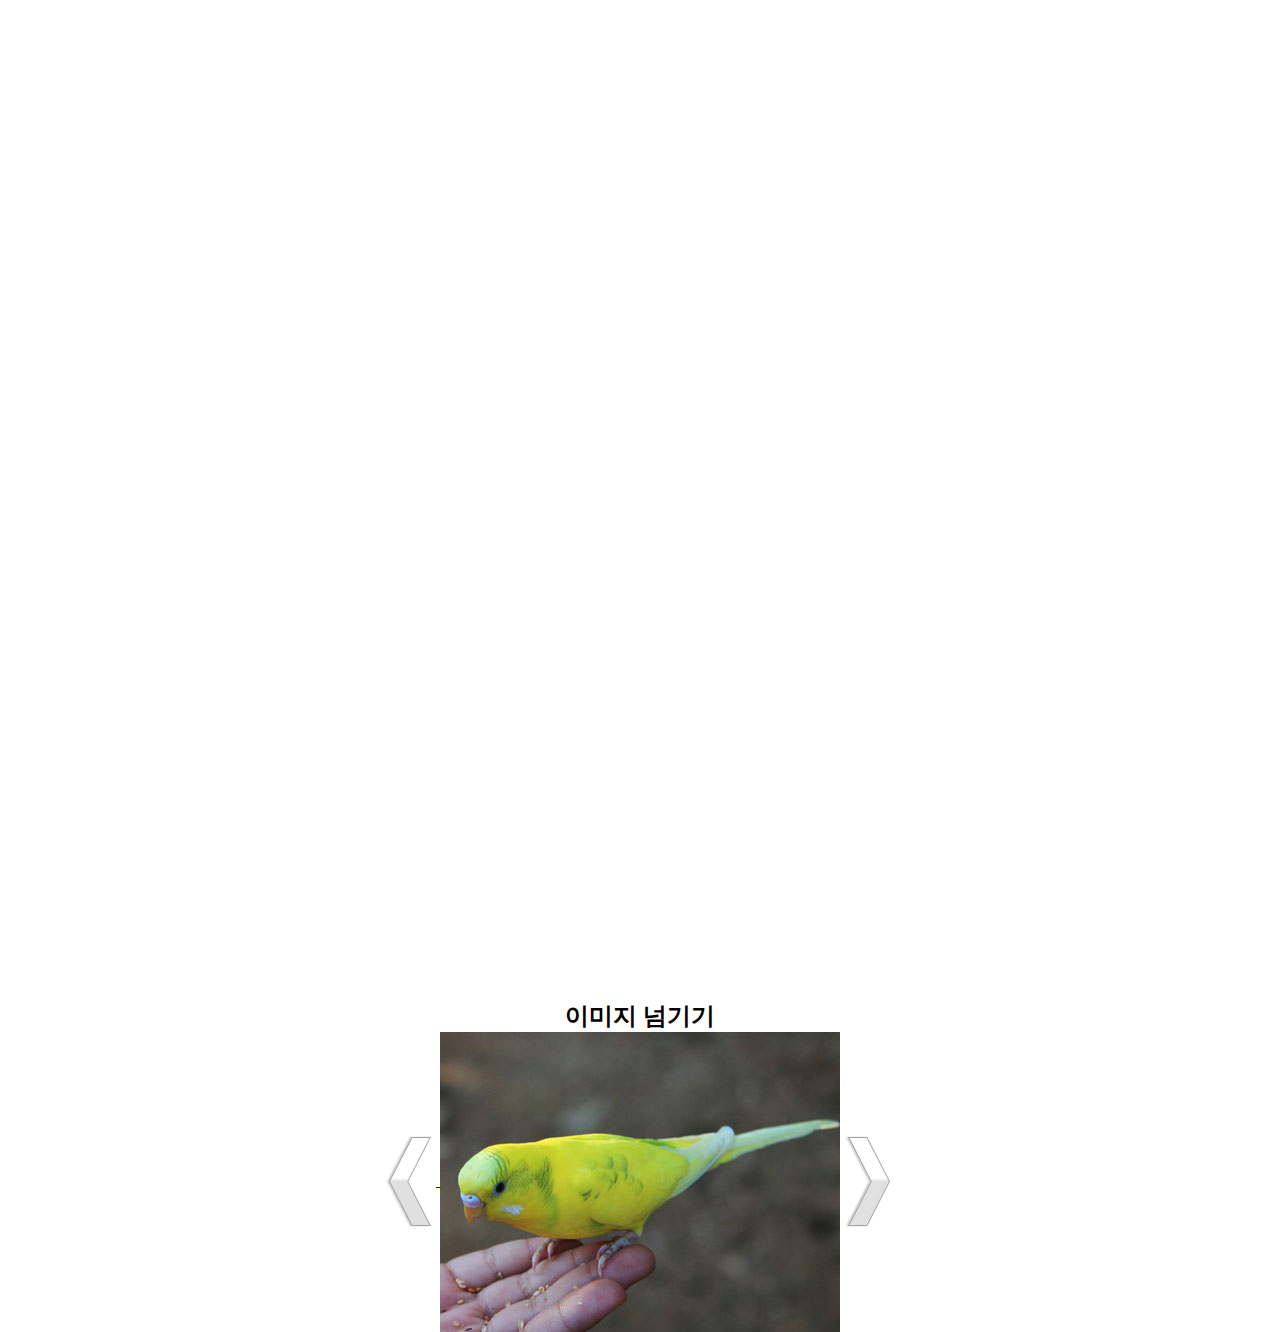
<file: 0227/이미지갤러리1/index.html>
<!DOCTYPE html>
<html lang="en">
<head>
    <meta charset="UTF-8">
    <meta name="viewport" content="width=device-width, initial-scale=1.0">
    <title>Document</title>
    <style>
        *{margin: 0; padding: 0;}
        img{
            vertical-align: top;
        }

        .box{}

        #galleryWrap{
            position: relative;
            top: 1000px;
            width: 530px;
            margin: 0 auto;
            text-align: center;
        }

        #galleryWrap img{
            vertical-align: middle;
        }
    </style>
    <script>
        var num =1;
        function nextGallery(){
            num++;
            if(num>7){
                num=1;}
            document.getElementById("gallery").src="images/img"+num+".jpg";
            return false; // a태그는 링크를 눌렀을때 맨 위로 올라가는데  return false;를 써주면 안올라감
        }

        function prevGallery() {
            num--;
            if(num<1){
                num=7;}
            document.getElementById("gallery").src="images/img"+num+".jpg";
            return false;
            }
        
    </script>
</head>
<body>
    <div id="galleryWrap">
        <h2>이미지 넘기기</h2>
        <a href="#" onclick="return prevGallery()">
            <img src="images/left_btn.png" alt="이전그림">
        </a>
        <img src="images/img1.jpg" alt="갤러리그림" id="gallery">
        <a href="#" onclick="return nextGallery()">
            <img src="images/right_btn.png" alt="다음그림">
        </a>
    </div>

</body>
</html>
</file>
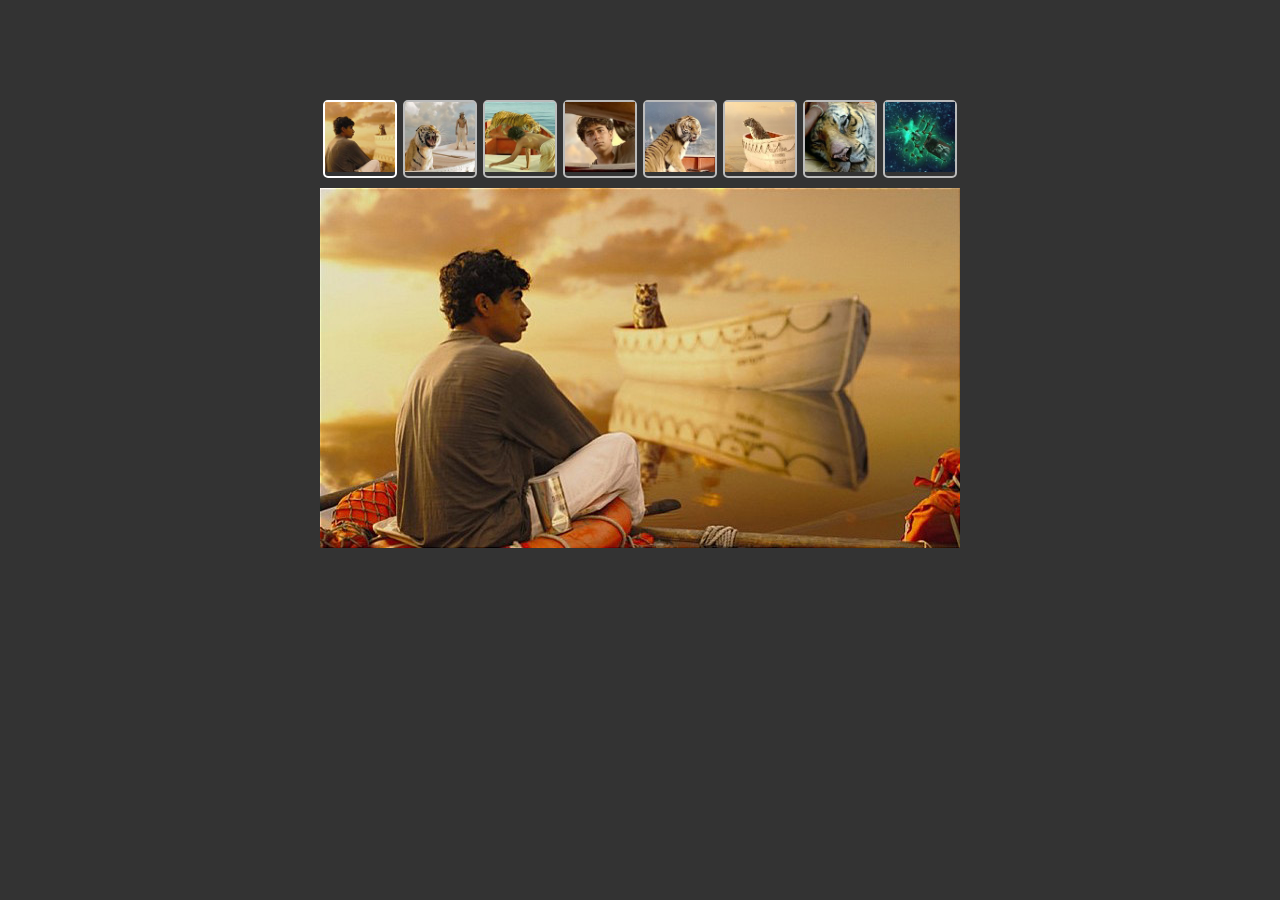
<file: 0304/이미지갤러리2/index.html>
<!DOCTYPE html>
<html lang="en">
<head>
    <meta charset="UTF-8">
    <meta name="viewport" content="width=device-width, initial-scale=1.0">
    <title>Document</title>
</head>
<style>
    *{margin: 0;padding: 0;}
    ul,li{list-style: none;}
    a{text-decoration: none;}
    body{background-color: #333;}
    #wrap{
        width: 640px;
        margin: 100px auto 0;
    }

    /* #nav{display: flex;} 똑같이 정렬효과 */
    #nav li{float: left;}
    #nav li a{
        display: block;
        border: 2px solid #bbb;
        margin: 0 3px 10px;
        border-radius: 5px;
    }
    #nav li a img{width: 70px;}

    #window{clear: both;}

    #nav li a.active{border: 2px solid #fff;}


</style>
<body>
    <div id="wrap">
        <ul id="nav">
            <li><a href="img/lop0.jpg" class="active"><img src="img/thumb0.jpg" alt="호랑이0"></a></li>
            <li><a href="img/lop1.jpg"><img src="img/thumb1.jpg" alt="호랑이1"></a></li>
            <li><a href="img/lop2.jpg"><img src="img/thumb2.jpg" alt="호랑이2"></a></li>
            <li><a href="img/lop3.jpg"><img src="img/thumb3.jpg" alt="호랑이3"></a></li>
            <li><a href="img/lop4.jpg"><img src="img/thumb4.jpg" alt="호랑이4"></a></li>
            <li><a href="img/lop5.jpg"><img src="img/thumb5.jpg" alt="호랑이5"></a></li>
            <li><a href="img/lop6.jpg"><img src="img/thumb6.jpg" alt="호랑이6"></a></li>
            <li><a href="img/lop7.jpg"><img src="img/thumb7.jpg" alt="호랑이7"></a></li>
        </ul>
        <div id="window"><img src="img/lop0.jpg" alt=""></div>
    </div>
</body>
</html>

<script>
    var navLinks = document.querySelectorAll("#nav li a");

    // 개개별의 링크가 있기 때문에 forEach
        navLinks.forEach(function(link){
            link.addEventListener('click',function(e){
                e.preventDefault();  // 링크금지 = return false와 비슷
                // href같이 = 으로 연결된 속성값을 불러온다
                var img_url = link.getAttribute('href');
                // alert(img_url);

                // set은 지정할때 쓰이고, get은 불러올때 쓰인데
                document.querySelector("#window img").setAttribute('src',img_url);
                // "#window.img"d에 src에 img_url에 구한이 이미지 주소로 변경

                navLinks.forEach(function(navLink){
                    navLink.classList.remove('active')
                });
                link.classList.add('active');

                // document.addEventListener('DOMContentLoaded', function() {
//   var navLinks = document.querySelectorAll("#nav li a");

//   for (var i = 0; i < navLinks.length; i++) {
//     navLinks[i].addEventListener('click', function(event) {
//       event.preventDefault(); // 기본 동작 차단
      
//       var img_url = this.getAttribute('href');
      
//       document.querySelector("#window img").setAttribute('src', img_url);
      
//       for (var j = 0; j < navLinks.length; j++) {
//         navLinks[j].classList.remove('active');
//       }
      
//       this.classList.add('active');
//     });
//   }
// });
                
            })
        })
</script>
</file>
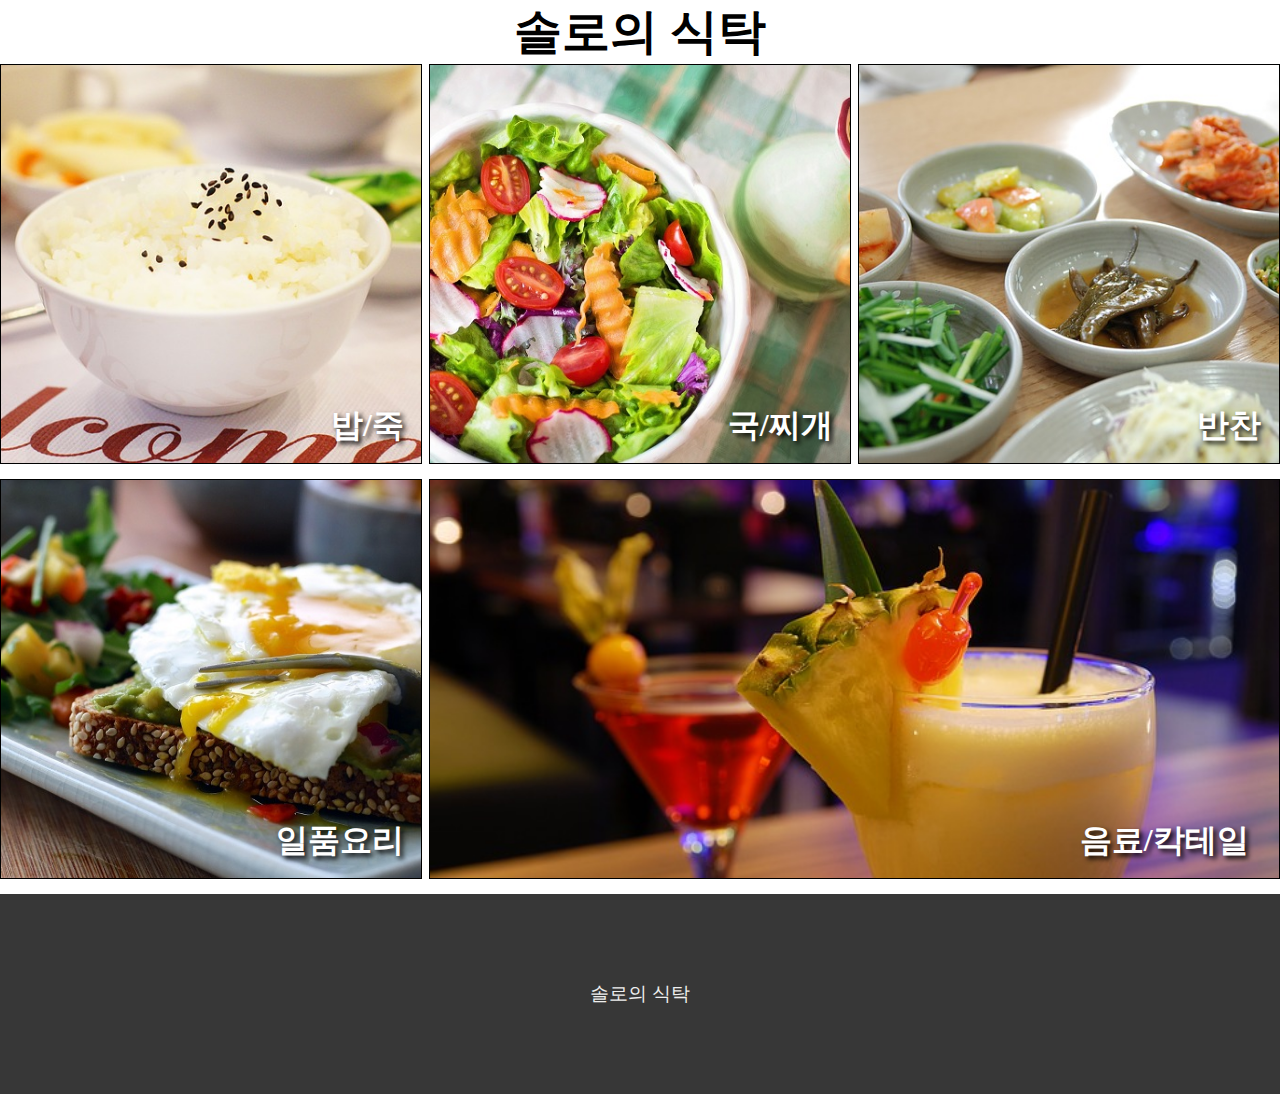
<file: 0228/fadein/flex/index.html>
<!DOCTYPE html>
<html lang="en">
<head>
    <meta charset="UTF-8">
    <meta name="viewport" content="width=device-width, initial-scale=1.0">
    <title>Document</title>
    <link rel="stylesheet" href="css/style.css">
</head>
<body>
    <div id="container">
        <header>
            <h1>솔로의 식탁</h1>
        </header>
        <section id="menus">
            <div id="menu1">
                <h2>밥/죽</h2>
            </div>
            <div id="menu2">
                <h2>국/찌개</h2>
            </div>
            <div id="menu3">
                <h2>반찬</h2>
            </div>
            <div id="menu4">
                <h2>일품요리</h2>
            </div>
            <div id="menu5">
                <h2>음료/칵테일</h2>
            </div>
        </section>
        <section id="notice"></section>
        <footer>
            <p>솔로의 식탁</p>
        </footer>
    </div>
</body>
</html>
</file>
<file: 0214/css/index.css>
*{margin: 0; padding: 0;}
#wrapper{width: 900px; margin: 0 auto;}
header{height: 200px;
background-color: #f46075;}

header h1{float: left;
    color: white;
margin-left: 50px;
margin-top: 70px;}

header .logo_p{float: right;
    margin-right: 20px;
    margin-top: 20px;}

nav{height: 60px;
background-color: #ccc;}

nav ul{list-style: none;}

nav ul li{float: left;
margin-left: 40px;
margin-top: 10px;}

nav ul li a{display: block;
width: 160px;
height: 40px;
line-height: 40px;
text-align: center;
text-decoration: none;
background-color: #aaa;}

nav ul li a:hover{background-color: #f46075;
font-weight: bold;
color: #fff;
border-radius: 20px;}

.main{height: 550px;}

section{width: 650px; height: 550px; background-color: skyblue;
float: left;}

/* padding과 마진을 둘 다 써도 된다면 padding을 써라 */
section h2{padding-top: 10px;
    text-align: center;}

section article{width: 270px; height: 210px;
    float: left;
    padding: 10px;
    border: 1px solid black;
background-color: #fff;
margin: 0 0 15px 20px;}

section article h3{padding-bottom: 10px;
    background-image: url(../images/img/bg.png);background-repeat: no-repeat;
padding-left: 30px;}

section article p{font-size: 12px;
    /* text-align: justify; : 양쪽 정렬 */
    text-align: justify;
padding-left: 10px;}

/* 이미지도 text-align: center; */
aside{width: 250px; height: 550px; background-color: #ffffcc; float: left;text-align: center;}

aside h2{padding: 10px 0;}

aside img{padding-bottom: 10px;
}


footer{height: 50px; background-color: #333;color: #fff;
    text-align: center;line-height: 50px;}
</file>
<file: 0220/css/lush.css>
*{margin: 0; padding: 0;}

ul,li{list-style: none;}

a{color: #000; text-decoration: none;}

#wrap{}

#header{width: 1200px;
height: 250px;
position: relative;
border: 1px solid #333;
margin: 0 auto;
z-index: 5;}


#logo{
    position: absolute;
    border: 2px solid #333;
    width: 250px;
    height: 90px;
    left: 50%;
    top: 50%;
    transform: translate(-50%,-50%);
}

#logo img{
    display: block;
    width: 100%;
    height: 100%;
}

#nav_Icon{position: absolute;
top: 20px;
left: 15px;
}

#nav_Icon ul li{
    float: left;
    margin-left: 15px;
}

#gnb{position: absolute;
top: 20px;
right: 15px;}

#gnb ul li{
    float: left;    
    padding: 0 10px;
    background: url(../images/bar.gif) no-repeat 100% 50%;
}

.gnb ul li:last-child{background: none;}

.main_nav{
    position: absolute;
    top: 220px;
    left: 0;
    }

.main_nav > ul > li{float: left;
                    text-align: center;}

.main_nav ul li a{display: block;
                    width: 200px;
                    height: 30px;
                    line-height: 30px;}

.main_nav ul li ul{background-color: rgba(255,255,255,0.7);
                    position: absolute;
                    height: 240px;
                    padding: 10px 0;
                    display: none;}

.main_nav ul li:hover ul{display: block;}

#main{
    width: 1200px;
    height: auto;
    margin: 0 auto;
    position: relative;
}
</file>
<file: 0218/국민은행/css/bank.css>
*{margin: 0; padding: 0;}
.wrap{width: 1000px; height: 220px;margin: 0 auto;padding-top: 60px; }
.box{width: 310px; 
    height: 180px; 
    border: 1px solid #333;
    float: left;
    margin: 0 10px;
display: block;}

.service1{width: 50px;
        height: 20px;
        background-color: #416faa; 
        margin: 10px;
        color: aliceblue;
        font-size: 14px;
        text-align: center;
        line-height: 20px;}

.service2{width: 50px;
            height: 20px;
            background-color: #258baa; 
            margin: 10px;
            color: aliceblue;
            font-size: 14px;
        text-align: center;
        line-height: 20px;}

.service3{width: 50px;
            height: 20px;
            background-color: #6d70c3; 
            margin: 10px;
            color: aliceblue;
            font-size: 14px;
        text-align: center;
        line-height: 20px;}

.box h4{margin: 0 0 10px 10px;}

.box p{margin: 0 0 10px 10px;
        color: #666;}

.box:hover {box-shadow:10px 10px 10px #333;}
</file>
<file: 0218/롤링파스타/css/roll.css>
*{margin: 0; padding: 0;}

.contents{
    width: 100%;
    height: 530px;
    background: url(../img/intro_bg.png);
}

.section1{width: 1440px;
height: 530px;
margin: 0 auto;
padding: 50px 0;
text-align: center;}

.r_top img{padding: 30px;}

.r_top .txt1{color: #003b5a; 
padding-bottom: 10px;}

.r_top .txt2{line-height: 150%;}

.section1 .left{width: 340px;
float: left;
padding-top: 100px;}

.section1 .right{width: 1100px;
    float: right;}

.r_bottom ul{list-style: none;
            width: 900px;
            margin: 30px auto;}

.r_bottom ul li{float: left;    
                width: 190px;
                height: 250px;
                border: 1px solid black;}

.r_bottom ul li a{display: block;
margin: 20px auto;
width: 150px;
height: 150px;}

.r_bottom ul li a img{display: block;}
.r_bottom ul li a img:nth-child(2){display: none;}
.r_bottom ul li a:hover img:nth-child(1){display: none;}
.r_bottom ul li a:hover img:nth-child(2){display: block;}


.section2{
            width: 1440px; 
            height: 700px; 
            border: 1px solid black;
            margin: 0 auto;
            padding: 50px 0;
            text-align: center;}

.tittle h2{font-size: 43px;
font-weight: bold;}

ul.list{list-style: none;
width: 100%;
height: 430px;}

.list li{width: 340px;
        height: 430px;
    /* box-sizing: border-box : 패딩이나 보더 포함 크기가 같다 */
        box-sizing: border-box;
        border: 1px solid black;
        float: left;
        padding: 50px 0;
        margin-right: 26.6px;}

.list li:nth-child(4){margin-right: 0;}

.section2 .bottom1{padding: 50px 0;}

.bottom1 .txt5{padding-top: 50px;}

.bottom1 .txt5 a{display: block;
                width: 320px;
                padding: 19px 10px;
                background-color: #003b5a;
                color: #fff;
                text-decoration: none;
                margin: 0 auto;}
</file>
<file: 0219/simple/css/css.css>
@charset "utf-8";
*{margin:0 auto;padding:0;list-style:none;font-family:"맑은 고딕";box-sizing: border-box;}
a{color:inherit;text-decoration:none}
button{cursor:pointer}
body,html{min-width:960px}
img {max-width:100%;}
.all{width:100%;float:left}
.wrap{width:960px}
.slideasdf{width:960px}
.content{width:960px}
.clear{clear:both;position:inherit}
.padder{padding-top:1000px}
h1,h2,h3,h4,h5,h6,p,span {color:#666666;}

#modal {width:100%; height:100%; position:fixed; left:0; top:0; background:rgba(0,0,0, 0.6); z-index:9999; display:none; opacity:0;}
#modal .body {padding:20px; position:fixed; left:50%; top:-20%; opacity:0; transform:translate(-50%, -50%); background:white;}
#modal.active {display:block; opacity:1;}
#modal.active .body {top:25%; opacity:1;}
#modal .body img {display:block; margin-bottom:20px;}
#modal .body .button {margin-top:20px; text-align:center;}
#modal .body .button button {padding:6px 12px; border:none; border-radius:6px; background:#009688; color:white;}

header{height:200px;}
#header_sec {padding-top:50px;}
.header{height:100px}
.logo{height:100px;overflow:hidden;float:left}
.logo>a>img{width:250px;margin-top:-50px}
nav{float:right;margin-top:30px;padding:10px;}
.nav{width:600px;height:20px}
.nav>li{float:left;width:200px;text-align:center;position:relative;transition:all 0.4s;padding:5px 0}
.nav>li:hover{background-color:#009688;color:#FFF}
.submenu{display:none;background-color:rgba(255,255,255,0.8);position:absolute;z-index:1;width:100%;margin-top:5px}
.submenu>li{padding:5px 0;transition:all 0.4s;color:#000}
.submenu>li:hover{background-color:#009658;color:inherit}

#imgslide{height:350px;}
.imgs{position:relative;overflow:hidden;height:350px;background-color:#000}
.imgs>img{width:100%;position:absolute;transition:all 1s}
.welcome{position:absolute;margin:-50px 0 0 -150px !important;text-align:center;width:300px;height:100px;line-height:50px;background-color:rgba(255,255,255,0.8);border-radius:30px;left:50%;top:50%;}
.welcome h1 span {color:#009688;}
.welcome h3 span {color:#6a6a6a;}

#contents{height:500px;}
.notice{width:480px; margin-top:10px;float:left}
.notice h1{text-align:center;padding-bottom:10px;border-bottom:1px solid #666}
.table{border-collapse:collapse; font-size:0.9em; color:#666666;}
.table tr>th{padding:5px 0}
.table tr>td{padding:5px}
.table tr:nth-child(2n){background-color:rgba(0,255,0,0.5)}

.partner{float:right;width:480px;margin-top:10px;}
.partner h1{text-align:center}
.partner pre {color:#666666;}
.partner_info{margin-top:10px}
.partner_info img:nth-child(1){width:60%; cursor:pointer;}
.partner_info img:nth-child(2){width:40%;float:right; cursor:pointer;}

.icon{margin-top:20px}
.icons{text-align:center}
.a{width:160px; margin:0 20px; display:inline-block;}
.a button{padding:10px;background-color:#009688;color:#FFF;border:none;
border-radius:10px;font-size:20px}

footer{background-color:#009688; width:960px; height:150px; color:#FFFFFF; overflow:hidden;}
footer .wrap {padding:10px 20px;}
footer ul{width:50%;float:left}
footer ul>li{float:left;margin-left:20px;margin-top:30px}
footer p{width:50%;font-size:12px;float:right;color:#ffffff;}
</file>
<file: 0224/애완견 반응형/css/style.css>
*{margin: 0;padding: 0;}
ul{list-style: none;}
a{text-decoration: none;}


/* pc용  1024이상 */
@media screen and (min-width:1024px) {
#wrapper{
    width:800px;
    margin: 0 auto;
}
header{
    height: 205px;
    background: #f46075 url(../images/nav2.png) no-repeat 95% 50%;
    /* border-top: 1px solid transparent; */
    /* padding-top: 50px; */
}
header h1{
    color:white;
    float: left;
    margin-top: 50px;
    margin-left: 100px;
}
  /* 마진 병합현상
        (부모, 자식 둘다 블럭요소일경우 발생)
        자식에게 margin-top을 주었을때
        부모에게 흡수되어 부모에게 margion-top이 적용되는 현상
        이를 피하려면
        1. 여기선 header h1에 margin-top대신 padding-top 대체
        2. 여기선 header h1에 float:left;
        3. 부모의 자식을 구분할수 있는 border-top을 부모에게준다
        header에 (border: 1px solid transparent;)
    */    
nav{
    height: 50px;
    background-color: #aaa;
}
nav ul li{
    float: left;
    margin-left: 40px;
    margin-top: 8px;
}
nav ul li a{
    display: block;
    width: 140px;
    height: 35px;
    line-height: 35px;
    color: #fff;
    font-weight: bold;
    text-align: center;
}
nav ul li a:hover{
    background-color: #f46075;
    border-radius: 18px;
}
 section{
    float: left;
    width: 550px;
    height: 500px;
    background-color: #ddd;
}
section article{
    width: 220px;
    height: 180px;
    border: 1px solid #333;
    float: left;
    padding: 10px;
    margin-left: 20px;
    margin-bottom: 15px;
}
section article p{font-size: 12px;}
section h2{
    margin-top: 10px;
    margin-bottom: 10px;
    text-align: center;
}
section h3{
    padding-bottom: 10px;
}

aside{
    text-align: center;
    float: left;
    width: 250px;
    height: 500px;
    background-color: #ffffcc;
}
aside h2{
    margin-top: 10px;
}
aside img{
    margin-top: 10px;
}

footer{
    clear: both;
    height: 50px;
    line-height: 50px;
    text-align: center;
    background-color: #333;
    color: #fff;
}


}



@media screen and (max-width:600px) {
#wrapper{
    width:100%;
    margin: 0 auto;
}
header{
    height: 120px;
    background: #f46075 url(../images/nav2.png) no-repeat 95% 50%;
    /* 배경이미지 너비가 120 */
    background-size: 120px;
    /* border-top: 1px solid transparent; */
    /* padding-top: 50px; */
}
header h1{
    color:white;
    float: left;
    margin-top: 25px;
    margin-left: 20px;
}
  
nav{
    height: 100px;
    background-color: #aaa;
}
nav ul li{
    float: left;
    width: 50%;
    
    margin-top: 8px;
}
nav ul li a{
    display: block;
    width: 140px;
    height: 35px;
    line-height: 35px;
    color: #fff;
    font-weight: bold;
    text-align: center;
    margin: 0 auto;
}
nav ul li a:hover{
    background-color: #f46075;
    border-radius: 18px;
}
 section{
    /* float: left; */
    padding: 10px 0;
    width: 100%;
    height: auto;
    background-color: #ddd;
}
section article{
    width: 85%;
    /* 높이를 auto로 하면 글자크기만큼으로 너비를 가짐 */
    height: auto;
    border: 1px solid #333;
    /* float: left; */
    padding: 10px;
    /* margin-left: 20px; */
    /* margin-bottom: 15px; */
    margin: 10px auto;
}
section article p{font-size: 12px;}
section h2{
    /* margin-top: 10px; */
    margin-bottom: 10px;
    text-align: center;
}
section h3{
    padding-bottom: 10px;
}

aside{
    padding: 10px 0;
    text-align: center;
    /* float: left; */
    width: 100%;
    /* height: 500px; */
    background-color: #ffffcc;
}
aside h2{    
}

aside img{
    width: 65%;
    height: auto;
    margin-top: 10px;
}

footer{
    clear: both;
    height: 50px;
    line-height: 50px;
    text-align: center;
    background-color: #333;
    color: #fff;
}

}



@media screen and (min-width:601px) and (max-width:1023px){
    #wrapper{
        width:100%;
        margin: 0 auto;
    }
    header{
        height: 120px;
        background: #f46075 url(../images/nav2.png) no-repeat 95% 50%;
        /* 배경이미지 너비가 120 */
        background-size: 120px;
        /* border-top: 1px solid transparent; */
        /* padding-top: 50px; */
    }
    header h1{
        color:white;
        float: left;
        margin-top: 25px;
        margin-left: 20px;
    }
      
    nav{
        height: 100px;
        background-color: #aaa;
    }
    nav ul li{
        float: left;
        width: 50%;
        
        margin-top: 8px;
    }
    nav ul li a{
        display: block;
        width: 140px;
        height: 35px;
        line-height: 35px;
        color: #fff;
        font-weight: bold;
        text-align: center;
        margin: 0 auto;
    }
    nav ul li a:hover{
        background-color: #f46075;
        border-radius: 18px;
    }
     section{
        /* float: left; */
        padding: 10px 0;
        width: 100%;
        height: auto;
        background-color: #ddd;
    }
    section article{
        width: 85%;
        /* 높이를 auto로 하면 글자크기만큼으로 너비를 가짐 */
        height: auto;
        border: 1px solid #333;
        /* float: left; */
        padding: 10px;
        /* margin-left: 20px; */
        /* margin-bottom: 15px; */
        margin: 10px auto;
    }
    section article p{font-size: 12px;}
    section h2{
        /* margin-top: 10px; */
        margin-bottom: 10px;
        text-align: center;
    }
    section h3{
        padding-bottom: 10px;
    }
    
    aside{
        padding: 10px 0;
        text-align: center;
        /* float: left; */
        width: 100%;
        /* height: 500px; */
        background-color: #ffffcc;
    }
    aside h2{    
    }
    
    aside img{
        width: 65%;
        height: auto;
        margin-top: 10px;
    }
    
    footer{
        clear: both;
        height: 50px;
        line-height: 50px;
        text-align: center;
        background-color: #333;
        color: #fff;
    }
    
    }
</file>
<file: 0225/애완견반응형2/css/style.css>
*{margin: 0; padding: 0;}
ul,li{list-style: none;}
a{text-decoration: none; color: #333;}










@media screen and (min-width: 1100px){

    #wrapper{
        width: 1000px;
        margin: 0 auto;
    }
    
    header{
        height: 210px;
        background: url(../images/nav2.png) no-repeat 95% 50%;
        background-color: #f46075;
        /* 백그라운 칼라를 아래에 쓰던가 백그라운에 칼라를 주던가 해라 */
        /* 백그라운드 이미지를 밑에 주면 이미지만 출력된다(배경색 지워짐) */
    
    }
    
    /* 마진 병합현상 없애기 */
    /* 1. float: left; 후 margin */
    /* 2. box-sizing: border-box; 후 padding */
    
    header h1{
        float: left;
        margin-top: 50px;
        margin-left: 50px;
        color: #fff;
    }
    
    nav{
        height: 60px;
        background-color: #999;
    }
    
    nav ul li{
        float: left;
        width: 16.66%;
        height: 60px;
    }
    
    nav ul li a{
        display: block;
        text-align: center;
        width: 100%;
        line-height: 60px;
        color: #fff;
        font-weight: bold;
    }
    
    nav ul li a:hover{
        background-color: darksalmon;
        color: black;
    }
    
    section{
        width: 700px;
        height: 550px;
        float: left;
        background-color: #ccc;
        
    }
    
    section h2{
        margin: 10px 0;
        text-align: center;
    }
    
    section article{
        border: 1px solid #333;
        width: 290px;
        height: 200px;
        margin-left: 25px;
        margin-bottom: 20px;
        padding: 10px;
        float: left;
        }
    
    section article h2{padding-bottom: 10px;}
    
    section article p{font-size: 14px;
    text-align: justify;}
    
    
    aside{
        width: 300px;
        height: 550px;
        float: left;
        background-color: yellowgreen;
        text-align: center;
    }
    
    aside h2{
        margin: 10px 0;
    }
    
    aside img{margin-bottom: 10px;}
    
    footer{
        clear: both;
        height: 50px;
        background-color: #333;
        color: #fff;
        text-align: center;
        line-height: 50px;
    }
    }

    









    @media screen and (min-width: 601px) and (max-width: 1199px){

        #wrapper{
            width: 590px;
            margin: 0 auto;
        }
        
        header{
            height: 160px;
            background: url(../images/nav2.png) no-repeat 95% 50%;
            background-color: #f46075;
            /* 백그라운 칼라를 아래에 쓰던가 백그라운에 칼라를 주던가 해라 */
            /* 백그라운드 이미지를 밑에 주면 이미지만 출력된다(배경색 지워짐) */
        
        }
        
        /* 마진 병합현상 없애기 */
        /* 1. float: left; 후 margin */
        /* 2. box-sizing: border-box; 후 padding */
        
        header h1{
            float: left;
            margin-top: 50px;
            margin-left: 50px;
            color: #fff;
        }
        
        nav{
            height: 80px;
            background-color: #999;
        }
        
        nav ul li{
            float: left;
            width: 33.3333%;
            height: 40px;
        }
        
        nav ul li a{
            display: block;
            text-align: center;
            width: 100%;
            line-height: 40px;
            color: #fff;
            font-weight: bold;
        }
        
        nav ul li a:hover{
            background-color: darksalmon;
            color: black;
        }
        
        section{
            width: 100%;
            height: 550px;
            /* float: left; */
            padding-top: 10px;
            background-color: #ccc;
            
        }
        
        section h2{
            margin: 10px 0;
            text-align: center;
        }
        
        section article{
            border: 1px solid #333;
            width: 235px;
            height: 210px;
            margin-left: 25px;
            margin-bottom: 20px;
            padding: 10px;
            float: left;
            }
        
        section article h2{padding-bottom: 10px;}
        
        section article p{font-size: 14px;
        text-align: justify;}
        
        
        aside{
            width: 100%;
            height: auto;
            /* float: left; */
            padding-top: 10px;
            background-color: yellowgreen;
            text-align: center;
        }
        
        aside h2{
            margin: 10px 0;
        }
        
        aside img{
            /* 대표적인 인라인 요소 img */
            margin-bottom: 10px;
            /* vertical-align: top; */
            vertical-align: middle;
            /* vertical-align: bottom; */
        }
        
        footer{
            clear: both;
            height: 50px;
            background-color: #333;
            color: #fff;
            text-align: center;
            line-height: 50px;
        }
        }








        

@media screen and (max-width: 600px){

#wrapper{
    width: 100%;
    margin: 0 auto;
}

header{
    height: 120px;
    background: url(../images/nav2.png) no-repeat 95% 50%;
    
    background-color: #f46075;
    /* 백그라운 칼라를 아래에 쓰던가 백그라운에 칼라를 주던가 해라 */
    /* 백그라운드 이미지를 밑에 주면 이미지만 출력된다(배경색 지워짐) */

}

/* 마진 병합현상 없애기 */
/* 1. float: left; 후 margin */
/* 2. box-sizing: border-box; 후 padding */

header h1{
    float: left;
    margin-top: 25px;
    margin-left: 25px;
    color: #fff;
}

nav{
    height: 120px;
    background-color: #999;
}

nav ul li{
    float: left;
    width: 16.66%;
    height: 60px;
}

nav ul li a{
    display: block;
    text-align: center;
    width: 100%;
    line-height: 60px;
    color: #fff;
    font-weight: bold;
}

nav ul li a:hover{
    background-color: darksalmon;
    color: black;
}

section{
    width: 100%
    height: auto;
    /* float: left; */
    /* 자식이 플로트 되면 부모는 높이를 잃는다 */
    background-color: #ccc;
    
}

section h2{
    padding: 10px 0;
    text-align: center;
}

section article{
    border: 1px solid #333;
    /* 퍼센트를 주는게 좋다 */
    width: 90%;
    height: auto
    margin: 0 auto 20px;
    padding: 10px;
    /* float: left; */
    }

section article h2{padding-bottom: 10px;}

section article p{font-size: 14px;
text-align: justify;}


aside{
    width: 100%;
    height: 550px;
    /* float: left; */
    background-color: yellowgreen;
    text-align: center;
    padding: 10px 0;
}

aside h2{
    margin: 10px 0;
}

aside img{
    width: 65%;
    height: auto;
    margin: 0 auto 10px}

footer{
    clear: both;
    height: 50px;
    background-color: #333;
    color: #fff;
    text-align: center;
    line-height: 50px;
}
}
</file>
<file: 0225/커피과제/css/style.css>
*{margin: 0;padding: 0;}

@media screen and (max-width:600px){

.wrap{
    width:100%;
    margin: 0 auto;
    /* background-color: #999; */
}

header{
    position: relative;
    height:200px;
    /* border: 1px solid #333; */
    /* background-image: url('../images/top.jpg');
    background-repeat: no-repeat;
    background-position: 0 0; left top 동일
    background-size: cover; */
    /*화면꽉차게*/
    background:url('../images/top.jpg') no-repeat 0 0 / cover;
} 
header h1{
    position: absolute;
    bottom:4px;
    right:5px;
    color:#fff;
}
nav{
    width:100%;
    height:auto;
    background-color: #2a1d0a;
    overflow: hidden;
}
nav ul {
    list-style: none;/*블릿없애기*/
}
nav ul li{
    /* float: left; */
    margin-left: 25px;
    margin-top: 15px;
    float: left;
    padding-bottom: 10px;
    padding-left: 30px;
}
nav ul li a{
    
   display: block;
   /*a 인라인요소 width, height 를 적용하기위해 블록요소로 변경*/
   width:150px;
   height:40px;
   line-height: 40px;  /*세로중앙정렬*/
   color:#fff;
   border: 1px solid #fff;
   text-align: center; /*가로중앙정렬*/
   border-radius: 20px;
   text-decoration: none;/*글자의 밑줄 없애기*/
   font-weight: bold;
}
/* a 마우스를 올렸을때 */
nav ul li a:hover{
    background-color: #fff;
    color:#000;
    text-decoration: underline;
}
.content{
    height:auto
}
section{
    
    height:auto;
    background-color: #ccc;
    padding: 20px;
    /* float:left; */
}
section h3{
    padding: 10px 0;
    text-align: center;
}
section article{
    width:75%;
    height:auto;
    border: 1px solid #333;
    /* float: left; */
    padding: 10px;
	margin-left: 45px;
	margin-bottom: 15px;
}
article:hover{
    background-color: rgba(223, 255, 211, 0.5);
}
article h4{
    background: url(../images/kong.png) no-repeat 0 0;
    padding-left: 30px;
    padding-bottom: 10px;
}
article p{
    line-height: 1.7em;
    text-align: justify;
}
aside{
	/* width:250px; */
	height:auto;
	background-color:#726054;
	/* float:left; */
	text-align:center;
}
aside h3{
    padding: 10px 0;
}
aside img{
    width:70%;
    padding-bottom: 15px;
}
footer{
    
    /* clear: both; */
    height:60px;
    line-height: 60px;
    background-color: #333;
    color:#fff;
    text-align: center;
}
}










@media screen and (min-width:601px) and (max-width:1023px)
{
.wrap{
    width:580px;
    margin: 0 auto;
    /* background-color: #999; */
}
header{
    position: relative;
    height:200px;
    /* border: 1px solid #333; */
    /* background-image: url('../images/top.jpg');
    background-repeat: no-repeat;
    background-position: 0 0; left top 동일
    background-size: cover; */
    /*화면꽉차게*/
    background:url('../images/top.jpg') no-repeat 0 0 / cover ;
} 
header h1{
    position: absolute;
    bottom:20px;
    right:20px;
    color:#fff;
}
nav{
    width:580px;
    height:120px;
    background-color: #2a1d0a;
}
nav ul {
    list-style: none;/*블릿없애기*/
}
nav ul li{
    float: left;
    margin-left: 35px;
    margin-top: 15px;
}
nav ul li a{
   display: block;
   /*a 인라인요소 width, height 를 적용하기위해 블록요소로 변경*/
   width:150px;
   height:40px;
   line-height: 40px;  /*세로중앙정렬*/
   color:#fff;
   border: 1px solid #fff;
   text-align: center; /*가로중앙정렬*/
   border-radius: 20px;
   text-decoration: none;/*글자의 밑줄 없애기*/
   font-weight: bold;
}
/* a 마우스를 올렸을때 */
nav ul li a:hover{
    background-color: #fff;
    color:#000;
    text-decoration: underline;
}
.content{
    height:550px;
}
section{
    width:580px;
    height:550px;
    background-color: #ccc;
    float:left;
}
section h3{
    padding: 10px 0;
    text-align: center;
}
section article{
    width:240px; 
    height:200px;
    border: 1px solid #333;
    float: left;
    padding: 10px;
	margin-left: 20px;
	margin-bottom: 20px;
}
article:hover{
    background-color: rgba(223, 255, 211, 0.5);
}
article h4{
    background: url(../images/kong.png) no-repeat 0 0;
    padding-left: 30px;
    padding-bottom: 10px;
}
article p{
    line-height: 1.7em;
    text-align: justify;
}
aside{
	width:580px;
	height:200px;
	background-color:#726054;
	float:left;
	text-align:center;
}
aside h3{
    padding: 10px 0;
}
aside img{
    width:180px;
    padding-bottom: 15px;
}
footer{
    margin-top: 200px;
    /* clear: both; */
    height:60px;
    line-height: 60px;
    background-color: #333;
    color:#fff;
    text-align: center;
}
}












@media screen and (min-width:1024px)
{
.wrap{
    width:900px;
    margin: 0 auto;
    /* background-color: #999; */
}
header{
    position: relative;
    height:300px;
    /* border: 1px solid #333; */
    /* background-image: url('../images/top.jpg');
    background-repeat: no-repeat;
    background-position: 0 0; left top 동일
    background-size: cover; */
    /*화면꽉차게*/
    background:url('../images/top.jpg') no-repeat 0 0 / cover ;
} 
header h1{
    position: absolute;
    bottom:50px;
    right:50px;
    color:#fff;
}
nav{
    width:900px;
    height:70px;
    background-color: #2a1d0a;
}
nav ul {
    list-style: none;/*블릿없애기*/
}
nav ul li{
    float: left;
    margin-left: 25px;
    margin-top: 15px;
}
nav ul li a{
   display: block;
   /*a 인라인요소 width, height 를 적용하기위해 블록요소로 변경*/
   width:150px;
   height:40px;
   line-height: 40px;  /*세로중앙정렬*/
   color:#fff;
   border: 1px solid #fff;
   text-align: center; /*가로중앙정렬*/
   border-radius: 20px;
   text-decoration: none;/*글자의 밑줄 없애기*/
   font-weight: bold;
}
/* a 마우스를 올렸을때 */
nav ul li a:hover{
    background-color: #fff;
    color:#000;
    text-decoration: underline;
}
.content{
    height:550px;
}
section{
    width:650px;
    height:550px;
    background-color: #ccc;
    float:left;
}
section h3{
    padding: 10px 0;
    text-align: center;
}
section article{
    width:270px; height:200px;
    border: 1px solid #333;
    float: left;
    padding: 10px;
	margin-left: 20px;
	margin-bottom: 20px;
}
article:hover{
    background-color: rgba(223, 255, 211, 0.5);
}
article h4{
    background: url(../images/kong.png) no-repeat 0 0;
    padding-left: 30px;
    padding-bottom: 10px;
}
article p{
    line-height: 1.7em;
    text-align: justify;
}
aside{
	width:250px;
	height:550px;
	background-color:#726054;
	float:left;
	text-align:center;
}
aside h3{
    padding: 10px 0;
}
aside img{
    width:220px;
    padding-bottom: 15px;
    vertical-align: bottom;
}
footer{
    /* margin-top: 200px; */
    /* clear: both; */
    height:60px;
    line-height: 60px;
    background-color: #333;
    color:#fff;
    text-align: center;

}
}
</file>
<file: 0226/반응형2/css/media.css>
@media screen and (min-width: 1280px) and (max-width: 1599px) {
    
    /* fixed → relative, 상단으로 이동 */
    header{
        position: relative;
        width: 100%;
        height: 80px;}
    

    /* width: 85% → 100%;, margin-left: 15 → 0; */
    nav, section{
        width: 100%;
        margin-left: 0;}

    /* 로고이미지를 로고1에서 로고2로 변경 위치도 왼쪽 상단으로 이동 */
    /* 레프트50퍼를 20피엑스로 마진레프트 90피ㅏ엑스를 0으로 */
    header h1{
        background-image: url(../images/logo2.png);
        width: 200px;
        height: 40px;
        top: 20px;
        left: 20px;
        margin-left: 0;
    }

    #gnb{
        top: 20px;
        right: 200px;        
    }

    #gnb li{
        float: left;
    }

    .snsSet{
        bottom: 20px;
        right: 80px;
    }

    /* 메뉴(#gnb)를  오른졲으로 이동 에스엔셋 더 오른쪽으로 이동 */


    }

    







    @media screen and (min-width: 1024px) and (max-width: 1279px) {
    
        /* fixed → relative, 상단으로 이동 */
        header{
            position: relative;
            width: 100%;
            height: 80px;}
        
    
        /* width: 85% → 100%;, margin-left: 15 → 0; */
        nav, section{
            width: 100%;
            margin-left: 0;}
    
        /* 로고이미지를 로고1에서 로고2로 변경 위치도 왼쪽 상단으로 이동 */
        /* 레프트50퍼를 20피엑스로 마진레프트 90피ㅏ엑스를 0으로 */
        header h1{
            background-image: url(../images/logo2.png);
            width: 200px;
            height: 40px;
            top: 20px;
            left: 20px;
            margin-left: 0;
        }
    
        #gnb{
            top: 20px;
            right: 30px;        
        }
    
        #gnb li{
            float: left;
        }
    
        .snsSet{
            display: none;
        }

        article:nth-child(1){width: 75%;}
        article:nth-child(2){width: 25%;}
        article:nth-child(3){width: 25%;}

        article:nth-child(4){width: 25%;}
        article:nth-child(5){width: 25%;}
        article:nth-child(6){width: 50%;}
        
        article:nth-child(7){width: 50%;}
        article:nth-child(8){width: 25%;}
        article:nth-child(9){width: 25%;}
        
        article:nth-child(10){width: 50%;}
        article:nth-child(11){width: 25%;}
        article:nth-child(12){width: 25%;}
    }








    @media screen and (min-width: 780px) and (max-width: 1023px) {
    
        /* fixed → relative, 상단으로 이동 */
        header{
            position: relative;
            width: 100%;
            height: 80px;}
        
    
        /* width: 85% → 100%;, margin-left: 15 → 0; */
        nav, section{
            width: 100%;
            margin-left: 0;}
    
        /* 로고이미지를 로고1에서 로고2로 변경 위치도 왼쪽 상단으로 이동 */
        /* 레프트50퍼를 20피엑스로 마진레프트 90피ㅏ엑스를 0으로 */
        header h1{
            background-image: url(../images/logo2.png);
            width: 200px;
            height: 40px;
            top: 20px;
            left: 20px;
            margin-left: 0;
        }
    
        #gnb{
            top: 20px;
            right: 10px;        
        }
    
        #gnb li{
            float: left;
        }

        /* padding: 좌우 3px 상하 30px → 전체 10px */
        #gnb a{
            padding: 10px;
        }
    
        .snsSet{
            display: none;
        }

        article:nth-child(1){width: 100%; height: 400px;} /* 높이를 520px → 400px */
        article:nth-child(2){width: 66.6666%;}
        article:nth-child(3){width: 33.3333%;}

        article:nth-child(4){width: 25%; display: none;}
        article:nth-child(5){width: 33.3333%;}
        article:nth-child(6){width: 66.6666%;}
        
        article:nth-child(7){width: 50%; display: none}
        article:nth-child(8){width: 33.3333%;}
        article:nth-child(9){width: 33.3333%;}
        
        article:nth-child(10){width: 50%; display: none}
        article:nth-child(11){width: 33.3333%;}
        article:nth-child(12){width: 25%; display: none}
    }










    @media screen and (min-width: 640px) and (max-width: 779px) {
    
        /* fixed → relative, 상단으로 이동 */
        header{
            position: relative;
            width: 100%;
            height: 80px;}
        nav
    
        /* width: 85% → 100%;, margin-left: 15 → 0; */
        nav, section{
            width: 100%;
            margin-left: 0;}
    
        /* 로고이미지를 로고1에서 로고2로 변경 위치도 왼쪽 상단으로 이동 */
        /* 레프트50퍼를 20피엑스로 마진레프트 90피ㅏ엑스를 0으로 */
        header h1{
            background-image: url(../images/logo2.png);
            width: 200px;
            height: 40px;
            top: 20px;
            left: 20px;
            margin-left: 0;
        }
    
        #gnb{
            top: 20px;
            right: 10px;        
        }
    
        #gnb li{
            float: left;
        }

        /* 패딩을 바꿈 */
        #gnb a{
            padding: 10px;
        }
    
        .snsSet{
            display: none;
        }

        
   article:nth-child(1){width:100%;height:400px;}/*높이 400*/
   article:nth-child(2){width:100%;}
   article:nth-child(3){width:33.3333%;display:none;}
   
   article:nth-child(4){width:25%;display:none;}
   article:nth-child(5){width:50%;}
   article:nth-child(6){width:50%;}
   
   article:nth-child(7){width:50%;display:none;}
   article:nth-child(8){width:50%;}
   article:nth-child(9){width:50%;}
   
   article:nth-child(10){width:50%;display:none;}
   article:nth-child(11){width:50%;}
   article:nth-child(12){width:50%;}
    }








    @media screen and (min-width: 480px) and (max-width: 639px) {
    
        /* fixed → relative, 상단으로 이동 */
        /* height: 80px → 40px */
        header{
            position: relative;
            width: 100%;
            height: 130px;}
        
        nav{display: none;}
    
        /* width: 85% → 100%;, margin-left: 15 → 0; */
        section{
            width: 100%;
            margin-left: 0;}
    
        /* 로고이미지를 로고1에서 로고2로 변경 위치도 왼쪽 상단으로 이동 */
        /* 레프트50퍼를 20피엑스로 마진레프트 90피ㅏ엑스를 0으로 */

        /* absolute → relative, 상단으로 이동 */
        header h1{
            position: relative;
            background-image: url(../images/logo2.png);
            width: 200px;
            height: 40px;
            top: 20px;
            left: 0px;
            margin: 0 auto;
        }
        
        /* gnb(메뉴)는 넓이 100%; top → 80px */
        #gnb{
            top: 80px;
            right: 0px;
            width: 100%;
            height: 40px;
        }
    
        #gnb li{
            float: left;
            width: 25%;
        }

        /* 패딩을 바꿈 4px */
        #gnb a{
            padding: 4px;
            text-align: center;
        }
    
        .snsSet{
            display: none;
        }

   article{height: 150px;} /* 높이 260 → 150px */

   article .bg span{
    font-size: 140px;
    bottom: -40px;
    right: 0;
    }

        
   article:nth-child(1){width:100%;height:300px;}/* 높이 400 → 300px */
   article:nth-child(2){width:100%;}
   article:nth-child(3){width:33.3333%;display:none;}
   
   article:nth-child(4){width:25%;display:none;}
   article:nth-child(5){width:50%;}
   article:nth-child(6){width:50%;}
   
   article:nth-child(7){width:50%;display:none;}
   article:nth-child(8){width:50%;}
   article:nth-child(9){width:50%;}
   
   article:nth-child(10){width:50%;display:none;}
   article:nth-child(11){width:50%;}
   article:nth-child(12){width:50%;}
    }


    








@media screen and (max-width:479px) {
    header{
        position: fixed;
        width: 100%;
        height: 40px;
        /* 배경이미지 투명 */
        background-color: transparent;
        z-index: 10;
    }   

    header h1{
        width: 140px;
        top: 20px;
        margin-left: -70px;
    }

    #gnb{
        top: 140px;
        right: 50%;
        width: 250px;
        margin-right: -125px;
    }

    #gnb a{
        width: 100%;
        box-sizing: border-box;
        background-color: #000;
        margin: 8px;
        border-radius: 10px;
        opacity: 0.5;
        color: #fff;
    }

    #gnb a:hover{
        opacity: 1;
        transform: scale(1,1);
    }
    
    .snsSet{
        display: none;
    }

    nav{display: none;}

    section{
        width: 100%;
        margin-left: 0;
        z-index: 5;
    }

    article{display: none;}
    article:nth-child(1){
        display: block;
        position: fixed;
        width: 100%;
        height: 100%;
    }

    article:nth-child(1) span{
        display: none;
    }
    
}
</file>
<file: 0228/fadein/flex/css/style.css>
*{margin: 0; padding: 0;box-sizing: border-box;}

#container{width: 100%;}
header{width: 100%;}

header h1{
    font-size: 3em;
    text-align: center;
}
/* 폰트사이즈는 기본적으로 16px */
/* 3em = 16x3=48px */

#menus{width: 100%;}

#menus > div {
    position: relative;
    height: 400px;
    border: 1px solid black;
    margin-bottom: 15px;
}

#menu1, #menu2, #menu3, #menu4, #menu5{width: 100%;}

#menus h2{
    position: absolute;
    padding: 5px;
    font-size: 2em;
    color: white;
    text-shadow: 3px 3px 5px black;
    right: 3%;
    bottom: 10px;
}

#menu1{
    background: url(../images/dish1.jpg) no-repeat center; 
    background-size: cover;
}

#menu2{
    background: url(../images/dish2.jpg) no-repeat center; 
    background-size: cover;
}


#menu3{
    background: url(../images/dish3.jpg) no-repeat center; 
    background-size: cover;
}

#menu4{
    background: url(../images/dish4.jpg) no-repeat center; 
    background-size: cover;
}

#menu5{
    background: url(../images/dish5.jpg) no-repeat center; 
    background-size: cover;
}

footer{
    width: 100%;
    background-color: #373737;
    height: 200px;
}

footer p{
    font-size: 1.2em;
    color: #eee;
    text-align: center;
    line-height: 200px;
}

@media screen and (min-width : 768px) {
    #menus{
        display: flex;
        flex-wrap: wrap;
        /* 화면 양쪽 바짝 붙이기 */
        justify-content: space-between;
    }

    #menu1, #menu2, #menu3, #menu4{
        width: 49%;
    }

    #menu5{
        width: 100%;
    }

}


@media screen and (min-width : 992px) {
    #menu1, #menu2, #menu3, #menu4, #menu5{
        width: 33%;
    }

    #menu5{
        margin-left: 0.5%;
        flex: 2 2 0;
    }
</file>
<file: 0221/나이키/css/stlye.css>
@import url('https://fonts.googleapis.com/css2?family=Monoton&family=Play:wght@400;700&display=swap');
/* reset css */
*{margin:0;padding:0;}
ul{list-style:none;}
a{text-decoration:none;color:#bbb;}
img{border:0;}
/* 풀스크린으로 동작하도록 지정(가로/세로 스크롤바 제거) */
body{
    position: fixed;
    width:100%;
    height:100%;
    background-color: #111;
}

.vid{
    position: fixed;
    width:100%;
    height:100%;
    left:0;
    top:0;
    opacity: 0.9;
}
.vid video{
    width: 100%;
    min-width: 1920px;
    position: relative;
    left:50%;
    top:50%;
    transform: translate(-50%,-50%);
}
/* 나이키 로고 맨위로 */
h1{
    position: fixed;
    top:40px;
    left:50px;
    z-index: 10;
}
header{
    width: 700px;
    height:100%;
    position: fixed;
    background: linear-gradient(-45deg, #e6fc55,#b9fb05, #97e031);
    transform: skewX(-40deg);
    left:-400px;
}
/* 메뉴를 오른쪽으로 이동 */
#gnb{
    width:220px;
    position: absolute;
    right:0;
    top:150px;
}

#gnb>li{position: relative;}

#gnb > li > a{
    display: block;
    width: 220px;
    height: 50px;
    font:bold 18px/3 play;
    /* 글자 : 진하게 크기18 줄간격은 3배 글씨체 play */
    text-align: right;
    box-sizing: border-box;
    padding-right: 40px;
    color:#222;
}
#gnb em{
    display: inline-block;
    /* 박스(인라인블럭)로 변환해야 각도를 줄수있음 */
    transform: skewX(40deg);
    /* 전체 header -40deg -> 40deg로 변환 글자 제대로 보임 */
}
#gnb > li.on > a ,
#gnb > li:hover>a{
    background-color: #111;
    color:#fff;
}
/* 2차메뉴 */
#gnb li ul{
    position: absolute;
    left:0;
    top:0;
    opacity: 0;
    visibility: hidden;
    /* display:none 과 유사 */
    transition: all 0.6s;
}
#gnb ul a{
    display: block;
    width:150px;
    background-color: #222;
    font: bold 16px/2.5 arial;
    color: #fff;
    box-sizing: border-box;
    padding-left: 50px;
    margin-bottom: 3px;
    transition: all 0.6s;
    border-bottom: 1px solid #69fb05;
}
/* 2차메뉴 호번시 스타일 */
#gnb li:hover ul{
    left:220px;
    opacity: 1;
    visibility: visible;
    /* display:none -> block 은 transition적용이 안됨 */
}
#gnb ul a:hover{
    background-color: #b9fb05;
    color:#333;
}

/* sns버튼 스타일 */
#sns {
    position: fixed;
    top:60px;
    right:50px;
}
#sns li{
    float: left;
    margin-right: 30px;
}

/* sns 버튼(웹폰트 아이콘) 스타일 */
#sns .fa{
    font-size: 25px;
    color: #69fb05;
    opacity: 0.6;
    /* transform: scale(1); */
    transition: all 0.6s;
}
#sns .fa:hover{
    opacity: 1;
    transform: scale(1.2);
    /* 크기 1 > 1.2 */
}

/* 텍스트상자 "(section영역) 스타일 */

.txtBox{
    width: 340px;
    height: 280px;
    position: fixed;
    top: 200px;
    right: 70px;
    
}

.txt{
    position: absolute;
    top: 200px;
    right: 0;
    font-size: 34px;
    font-family: play;
    color: #fff;
    /* letter-spacing: 자간, 글자간격 */
    letter-spacing: -2px;
}

.txt strong{
    font: bold 34px arial;
    color: #b9fb05;
    margin-left: 20px;
}

.tit{
    position: absolute;
    top: 0;
    left: 0;
    font-size: 160px;
    color: #b9fb05;
    font-family: monoton;
    letter-spacing: -1px;
}

.tit em{
    font-size: 50px;
    color: #fff;
    font-family: play;
}

/* 컨텐트 박스 스타일 */

.side{
    position: fixed;
    bottom: 0;
    right: 0;
    width: 800px;
    /* position:fixed, absolute에서는 높이를 100%적용 */
    /* 일반적으로는 적용이 안되서 100vh를 씀(relative) */
    height: 100%;
    background-color: #111;
    opacity: 0.5;
    transform: skewX(-40deg);
    right: -800px;
    transition: all 0.6s;
}

.side:hover{
    right: -500px;
    opacity: 0.5;
}

.side .con{
    width: 400px;
    height: 100%;
    position: absolute;
    left: 150px;
    bottom: 0;
    background-color: #000;
    padding: 10px;
    transition: all 1s;
}

.side:hover .con{
    left: 50px;
}

.side .con p{
    width: 300px;
    height: 100px;
    left: 50px;
    position: absolute;
    bottom: 0;
}

.side .con p img{
    width: 300px;
    height: 100px;
    left: 50px;
    opacity: 0.3;
    transition: all 0.6s;
}

.side:hover .con p img:hover{
    opacity: 1;
}

.side .con p:nth-child(1){
    /* x축으로 200px 이동(우측) */
    transform: translate(200px);
    bottom: 270px;
    transition: all 0.4s;
}

.side .con p:nth-child(2){
    transform: translate(200px);
    bottom: 160px;
    transition: all 0.8s;
}

.side .con p:nth-child(3){
    transform: translate(200px);
    bottom: 50px;
    transition: all 1.2s;
}

.side:hover .con p{
    transform: translate(0);
}

.side .con p em{
    display: inline-block;
    transform: skew(40deg);
    color: #a0bd50;
    font: bold 16px/1.7 arial;
}

.side .btn{
    width: 150px;
    height: 50px;
    position: absolute;
    left: 100px;
    bottom: 40px;
    color: #69fb05;
    border: 1px solid #fff;
    transform: skew(40deg);
}

.btn i{
    font-size: 60px;
    position: absolute;
    right: 0;
}

.btn i:nth-child(1){
    /* 애니메이션 : 이름 일정한 속도 지속시간 지연시간 무한반복 */
    animation: ani linear 1.5s infinite;
}

.btn i:nth-child(2){
    animation: ani linear 1.5s 0.5s infinite;
}

.btn i:nth-child(3){
    animation: ani linear 1.5s 1s infinite;
}

@keyframes ani {
    0%{right: 0;transform:scale(1);  opacity: 1;}
    100%{right: 100px;transform:scale(1.5);  opacity: 0;}
}

.side:hover .btn{
    left: 700px;
}
</file>
<file: 0226/반응형2/css/style.css>
@import url('https://fonts.googleapis.com/css?family=Poiret+One&display=swap');
/* reset */
*{margin:0;padding:0;}
ol,ul{
   list-style:none;
}
a{
   outline:0; text-decoration:none;
   color:#555;
}
img{border:0;}
body{
    font:12px/1.6 'Poiret One';color:#555;
 }
/* 각영역별 기본 레이아웃 */
header{
    position: fixed;
    width:15%;
    height:100%;
    top:0;
    left:0;
    background-color: #fff;
}
nav{
    position: relative;
    width:85%;
    margin-left: 15%;
    height:35px;
    background-color:#212121;
}
section{
    position: relative;
    width:85%;
    margin-left: 15%;
}
/* article 공통넓이 높이 */
article{
    position: relative;
    height:260px;
    float:left;
}
/* 각박스(article)의 크기지정 */
article:nth-child(1){width: 60%;background-color: #ddd;height:520px}
article:nth-child(2){width: 40%;background-color: #ccc;}
article:nth-child(3){width: 20%;background-color: #bbb;}
article:nth-child(4){width: 20%;background-color: #aaa;}

article:nth-child(5){width:20%;background-color:#999;}
article:nth-child(6){width:40%;background-color:#888;}
article:nth-child(7){width:20%;background-color:#777;}
article:nth-child(8){width:20%;background-color:#666;}


article:nth-child(9){width:40%;background-color:#555;}
article:nth-child(10){width:20%;background-color:#444;}
article:nth-child(11){width:20%;background-color:#333;}
article:nth-child(12){width:20%;background-color:#222;}

/* 레이아웃 변경할 때 보여주는 효과 */
/* 브라우저 크기가 변경될때마다 각 컨텐즈박스(article)가 점점 커지는 애니메이션 */
header, nav, section{transition: all 0.6s;}
article{animation: scale1 1s;}
@keyframes scale1 {
    0%{transform: scale(0);}
    100%{transform: scale(1);}
}


/* header 영역 스타일 */
/* 로고스타일 */
header h1{
    background: url(../images/logo1.png) no-repeat 0 0;
    width:180px;
    height:136px;
    background-size: contain;
    position: absolute;
    top:70px;
    left:50%;
    margin-left: -90px;/*좌우 중앙*/
    text-indent: -9999px;/*글씨 LOGO 왼쪽으로 보내버리기 (보이지 않을만큼 숫자기입)*/
}
/* 내비게이션 메뉴 스타일 */
#gnb{position: absolute;top:300px;right:57px;}
#gnb a{
    display: block; padding: 3px 30px;
    font-size: 17px; font-weight: bold;
    text-align: left; line-height: 1.8;
}
#gnb a i{
    margin-right: 13px;
}
#gnb a{transition:all 0.6s;}
#gnb a:hover{color:skyblue}

/* sns 아이콘스타일 */
.snsSet{
    width:90px;
    height:47px;
    position: absolute;
    bottom: 50px;
    right:50%;
    margin-right: -50px;/*우측을 기준으로 중앙정렬*/
    /* 화면이 줄어들면 같이 줄어드는게 장점 */
}
/* 전체넓이가 90이므로 두줄로 정렬 */
.snsSet a{float:left;}
nav a{
    position: absolute;
    top:5px;
}
nav a:nth-child(1){left:10px;}
nav a:nth-child(2){left:150px;}
nav a:nth-child(3){right:90px;}
nav a:nth-child(4){right:10px;}

/* article(컨텐츠박스) 영역스타일 */
article > div{
    position:relative;
    width:100%;
    height:100%;
    overflow:hidden;
    cursor:pointer;
    /*a 태그를 넣지 않고 호버시 가짜 손모양 만들기*/
}
/* 배경이미지 넣기 */
article .bg1{
    background-image: url(../images/pic1.jpg);
}
article .bg2{
    background-image:url(../images/pic2.jpg);
 }
 article .bg3{
    background-image:url(../images/pic3.jpg);
 }
 article .bg4{
    background-image:url(../images/pic4.jpg);
 }
 article .bg5{
    background-image:url(../images/pic5.jpg);
 }
 article .bg6{
    background-image:url(../images/pic6.jpg);
 }
 article .bg7{
    background-image:url(../images/pic7.jpg);
 }

 /* 이미지박스 스타일 */
 article .bg{
    background-size: cover;
    background-position: center;
 }
 article .bg span{
    font-size: 60px; color:#fff;
    position: absolute; bottom: 0; right:20px;
 }
 /* 메인이미지 박스 제목 */
 article .bg1 span{
    font-size: 170px;
    bottom: -76px; right:-6px;
    opacity: 1;
 }
 /* 이미지 박스 제목효과 */
 article .bg span{
    transform: scale(10);
    opacity: 0;
    transition: all 0.6s;
 }
 article:hover .bg span{
    transform: scale(1);
    opacity: 1;
 }
/* 메인 이미지 박스 제목 효과 */

article .bg1 span{
    opacity: 1;
    transform: scale(1) rotateY(0deg);
    transition: all 0.5s;
}
article:hover .bg1 span{
    transform: scale(1) rotateY(360deg);
    color:#222;
}

/* article(텍스트) 영역 스타일 */
article .txt{
    color:#666;
    background-color: #fff;
    box-sizing: border-box;
    padding: 40px 30px;
}
 article:nth-child(3) .txt{
    background-color:#bff7fa;
 }
 article:nth-child(11) .txt{
    background-color:#e3f1fb;
 }

 /* 웹폰트 아이콘 기본 스타일 (화살표) */
 article .txt i{
    font-size:300px;
    color:#b3effc;
    position:absolute;
    bottom: -70px;
    right:-200px;
    opacity: 0;
    /* 화살표를 크게 확대한후 오른쪽으로 안보이는 곳으로 이동 */
 } 
 article:nth-child(3) .txt i{
    font-size:200px;
   color:#fff;
   opacity:0.7; 
    position:absolute;
   bottom:-20px;
   right:-15px;
 }

 article .txt strong{
    font-size:30px;
    line-height:1.6;
    color:#444;
    margin-bottom:20px;
    display:block;
 }

 /* 텍스트 박스 호버효과(transition) */

 /* 텍스트박스, 화살표 */
article .txt, article .txt i{
    transition: all 1s;
 }

 /* 텍스트 제목 Dazzling Place, Spot 등등 */

article .txt strong{
    transition: all 0.7s;
 }

article:hover .txt{
    background-color: #6ce2fb;
    color: #fff;
 }

 /* 화살표 right: -200px; opacity: 0;으로 숨긴거 보이게 하기*/

article:hover .txt i{
    right: 0;
    opacity: 0.5;
}

article:hover .txt strong{
    color: #fff;
}
</file>
